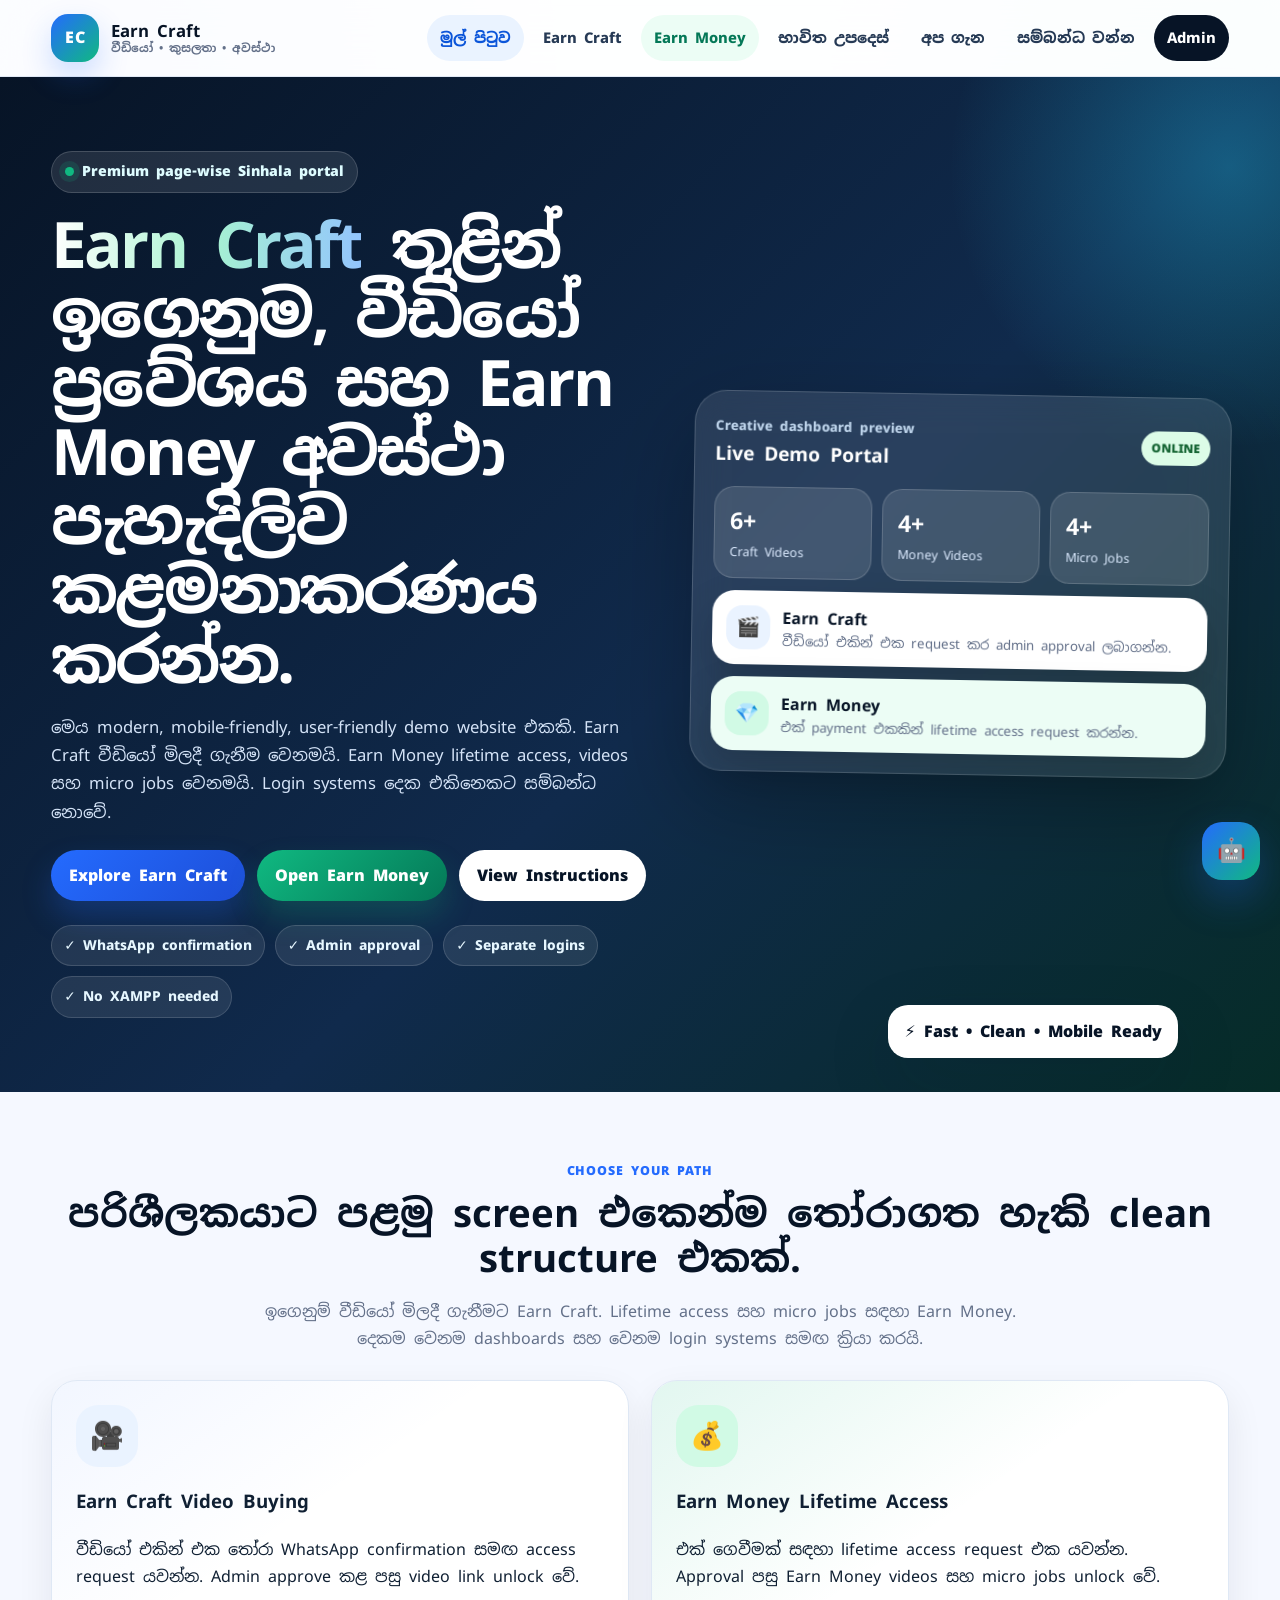
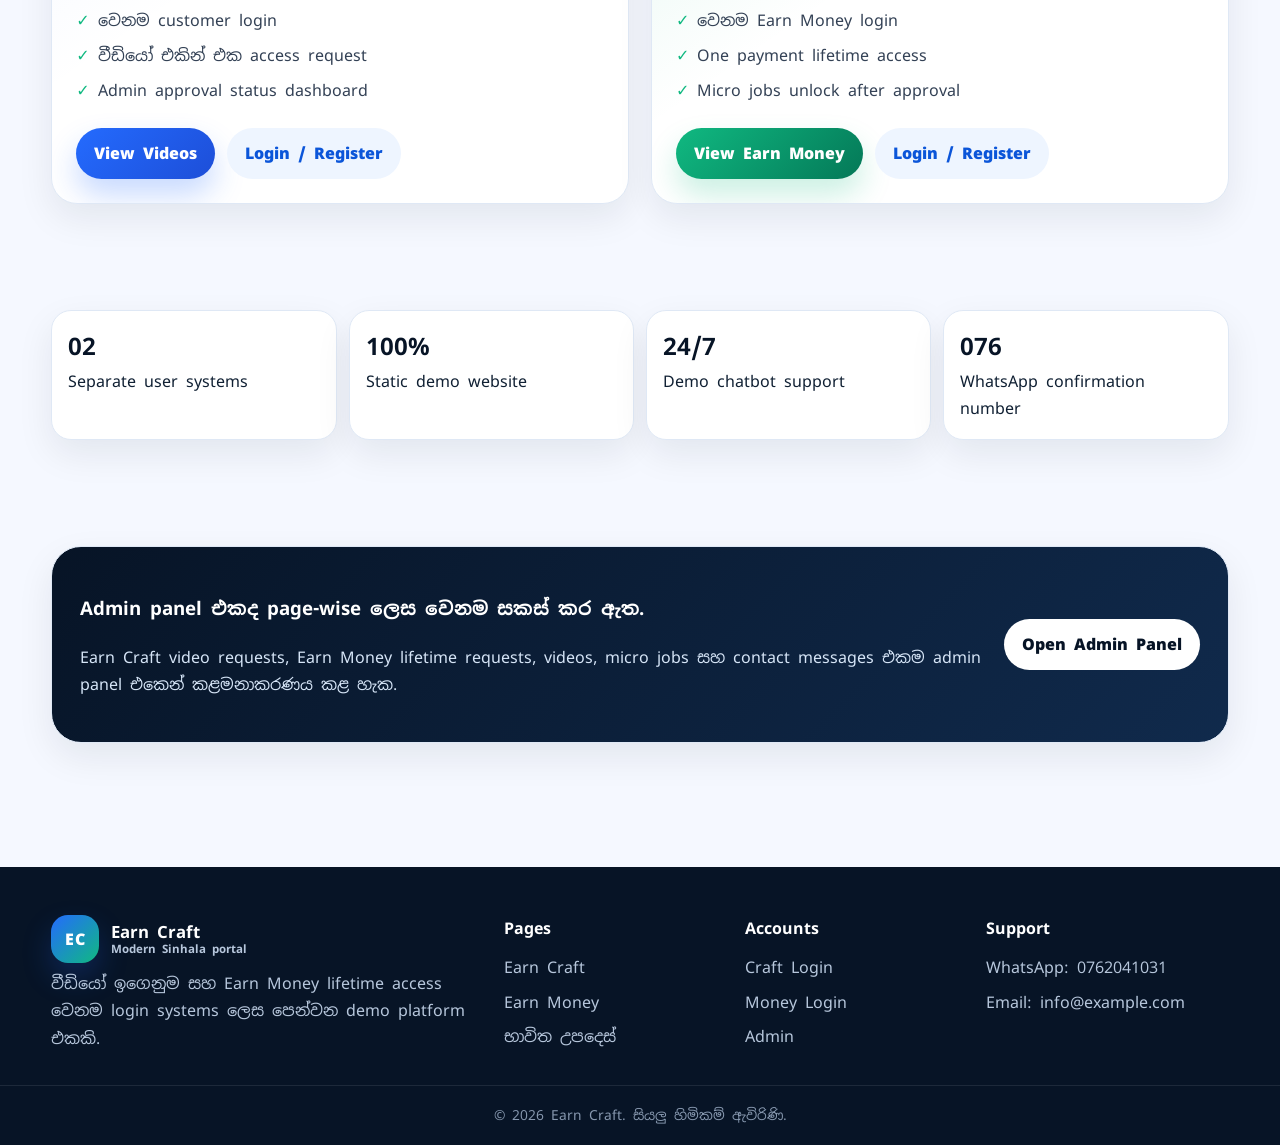
<file: index.html>
<!DOCTYPE html><html lang="si"><head><meta charset="UTF-8"><meta name="viewport" content="width=device-width, initial-scale=1.0, viewport-fit=cover"><title>Earn Craft | Modern Digital Portal</title><meta name="description" content="Earn Craft සහ Earn Money සඳහා page-wise modern Sinhala demo website."><link rel="preconnect" href="https://fonts.googleapis.com"><link rel="preconnect" href="https://fonts.gstatic.com" crossorigin><link href="https://fonts.googleapis.com/css2?family=Noto+Sans+Sinhala:wght@400;500;600;700;800;900&display=swap" rel="stylesheet"><link rel="stylesheet" href="assets/css/style.css"></head><body>
<header class="topbar"><nav class="nav container"><a class="brand" href="index.html"><span class="brand-logo">EC</span><span class="brand-copy"><b>Earn Craft</b><small>වීඩියෝ • කුසලතා • අවස්ථා</small></span></a><button class="menu-toggle" id="menuToggle" aria-label="Menu"><span></span><span></span><span></span></button><div class="nav-menu" id="navMenu"><a class="active" href="index.html">මුල් පිටුව</a><a href="earn-craft.html">Earn Craft</a><a class="money-link" href="earn-money.html">Earn Money</a><a href="guide.html">භාවිත උපදෙස්</a><a href="about.html">අප ගැන</a><a href="contact.html">සම්බන්ධ වන්න</a><a class="admin-link" href="admin.html">Admin</a></div></nav></header>
<main>
<section class="hero"><div class="container hero-grid"><div><span class="eyebrow">Premium page-wise Sinhala portal</span><h1><span>Earn Craft</span> තුළින් ඉගෙනුම, වීඩියෝ ප්‍රවේශය සහ Earn Money අවස්ථා පැහැදිලිව කළමනාකරණය කරන්න.</h1><p>මෙය modern, mobile-friendly, user-friendly demo website එකකි. Earn Craft වීඩියෝ මිලදී ගැනීම වෙනමයි. Earn Money lifetime access, videos සහ micro jobs වෙනමයි. Login systems දෙක එකිනෙකට සම්බන්ධ නොවේ.</p><div class="hero-actions"><a class="btn btn-primary" href="earn-craft.html">Explore Earn Craft</a><a class="btn btn-money" href="earn-money.html">Open Earn Money</a><a class="btn btn-white" href="guide.html">View Instructions</a></div><div class="trust-row"><span>✓ WhatsApp confirmation</span><span>✓ Admin approval</span><span>✓ Separate logins</span><span>✓ No XAMPP needed</span></div></div><aside class="hero-board"><div class="board-head"><div><small>Creative dashboard preview</small><b>Live Demo Portal</b></div><span class="live">ONLINE</span></div><div class="metric-grid"><div class="metric"><b id="statCraftVideos">0+</b><span>Craft Videos</span></div><div class="metric"><b id="statMoneyVideos">0+</b><span>Money Videos</span></div><div class="metric"><b id="statJobs">0+</b><span>Micro Jobs</span></div></div><div class="module-tile"><span class="icon">🎬</span><div><strong>Earn Craft</strong><small>වීඩියෝ එකින් එක request කර admin approval ලබාගන්න.</small></div></div><div class="module-tile money"><span class="icon">💎</span><div><strong>Earn Money</strong><small>එක් payment එකකින් lifetime access request කරන්න.</small></div></div></aside></div><div class="floating-note">⚡ Fast • Clean • Mobile Ready</div></section>
<section class="section"><div class="container"><div class="section-head center"><span>Choose your path</span><h2>පරිශීලකයාට පළමු screen එකෙන්ම තෝරාගත හැකි clean structure එකක්.</h2><p>ඉගෙනුම් වීඩියෝ මිලදී ගැනීමට Earn Craft. Lifetime access සහ micro jobs සඳහා Earn Money. දෙකම වෙනම dashboards සහ වෙනම login systems සමඟ ක්‍රියා කරයි.</p></div><div class="grid-2"><article class="card path-card"><div class="path-icon">🎥</div><h3>Earn Craft Video Buying</h3><p>වීඩියෝ එකින් එක තෝරා WhatsApp confirmation සමඟ access request යවන්න. Admin approve කළ පසු video link unlock වේ.</p><ul class="check-list"><li>වෙනම customer login</li><li>වීඩියෝ එකින් එක access request</li><li>Admin approval status dashboard</li></ul><div class="card-actions"><a class="btn btn-primary" href="earn-craft.html">View Videos</a><a class="btn btn-soft" href="craft-login.html">Login / Register</a></div></article><article class="card path-card money"><div class="path-icon">💰</div><h3>Earn Money Lifetime Access</h3><p>එක් ගෙවීමක් සඳහා lifetime access request එක යවන්න. Approval පසු Earn Money videos සහ micro jobs unlock වේ.</p><ul class="check-list"><li>වෙනම Earn Money login</li><li>One payment lifetime access</li><li>Micro jobs unlock after approval</li></ul><div class="card-actions"><a class="btn btn-money" href="earn-money.html">View Earn Money</a><a class="btn btn-soft" href="money-login.html">Login / Register</a></div></article></div></div></section>
<section class="section small"><div class="container"><div class="info-strip"><div class="info-pill"><b>02</b><span>Separate user systems</span></div><div class="info-pill"><b>100%</b><span>Static demo website</span></div><div class="info-pill"><b>24/7</b><span>Demo chatbot support</span></div><div class="info-pill"><b>076</b><span>WhatsApp confirmation number</span></div></div></div></section>
<section class="section"><div class="container mini-banner dark"><div><h3>Admin panel එකද page-wise ලෙස වෙනම සකස් කර ඇත.</h3><p>Earn Craft video requests, Earn Money lifetime requests, videos, micro jobs සහ contact messages එකම admin panel එකෙන් කළමනාකරණය කළ හැක.</p></div><a class="btn btn-white" href="admin.html">Open Admin Panel</a></div></section>
</main>
<button class="chat-button" id="chatOpen" aria-label="Open Chat">🤖</button><section class="chat-panel" id="chatPanel"><div class="chat-header"><div><b>සිංහල AI සහායක</b><small>Demo chatbot</small></div><button id="chatClose" aria-label="Close Chat">×</button></div><div class="chat-body" id="chatBody"><div class="bot-bubble">ආයුබෝවන්! Earn Craft, Earn Money, login, admin approval ගැන අසන්න.</div></div><form class="chat-form" id="chatForm"><input id="chatInput" placeholder="ඔබේ ප්‍රශ්නය ලියන්න..."><button>Send</button></form></section>
<footer class="footer"><div class="container footer-grid"><div><div class="brand"><span class="brand-logo">EC</span><span class="brand-copy"><b>Earn Craft</b><small>Modern Sinhala portal</small></span></div><p>වීඩියෝ ඉගෙනුම සහ Earn Money lifetime access වෙනම login systems ලෙස පෙන්වන demo platform එකකි.</p></div><div><h4>Pages</h4><a href="earn-craft.html">Earn Craft</a><a href="earn-money.html">Earn Money</a><a href="guide.html">භාවිත උපදෙස්</a></div><div><h4>Accounts</h4><a href="craft-login.html">Craft Login</a><a href="money-login.html">Money Login</a><a href="admin.html">Admin</a></div><div><h4>Support</h4><p>WhatsApp: 0762041031</p><p>Email: info@example.com</p></div></div><div class="copyright">© 2026 Earn Craft. සියලු හිමිකම් ඇවිරිණි.</div></footer><script src="assets/js/app.js"></script></body></html>
</file>
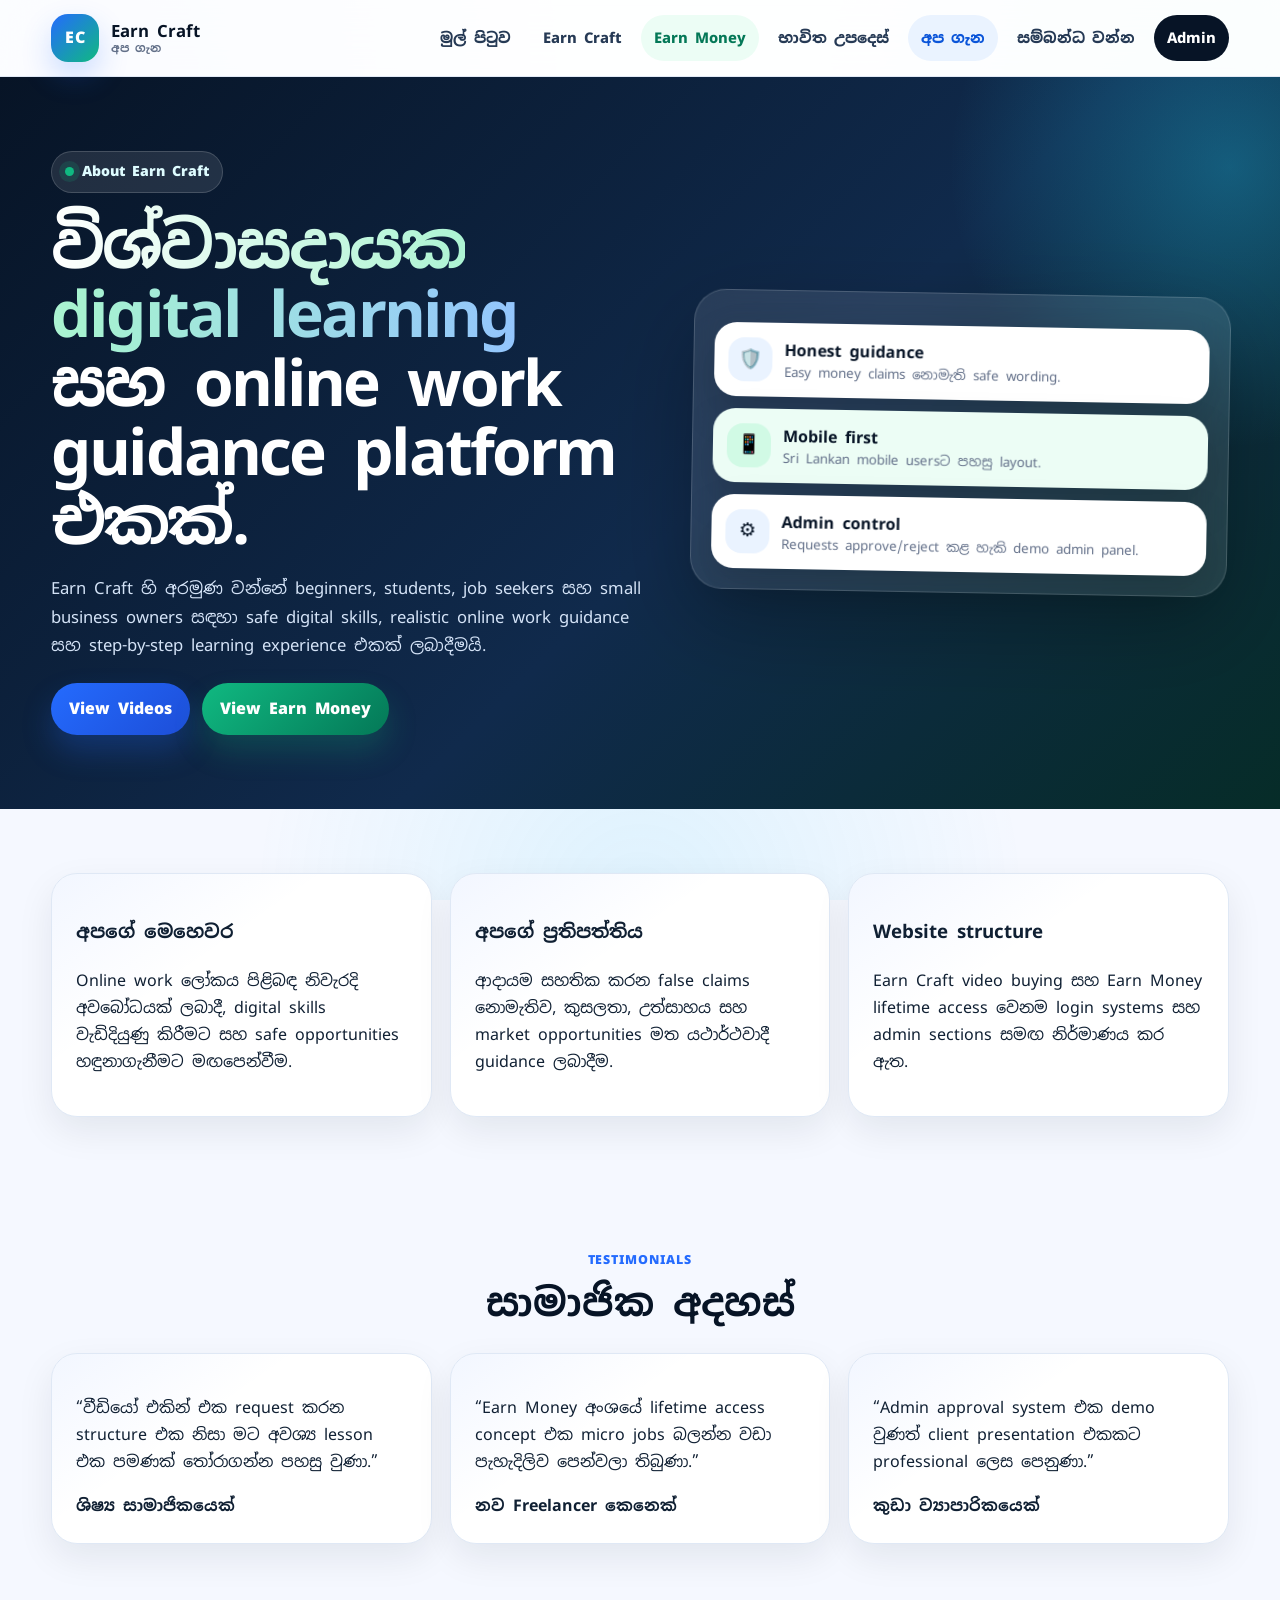
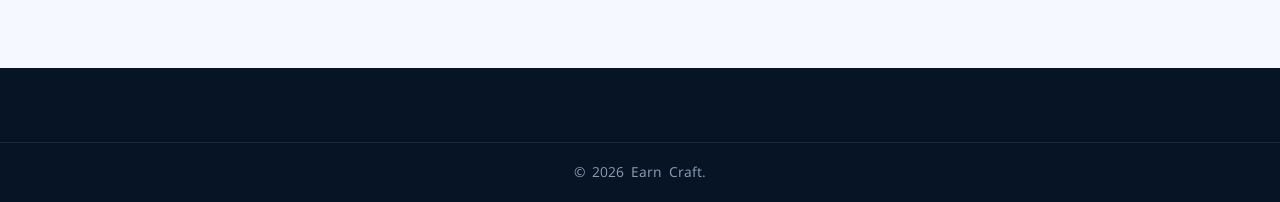
<file: about.html>
<!DOCTYPE html><html lang="si"><head><meta charset="UTF-8"><meta name="viewport" content="width=device-width, initial-scale=1.0, viewport-fit=cover"><title>අප ගැන | Earn Craft</title><link rel="preconnect" href="https://fonts.googleapis.com"><link rel="preconnect" href="https://fonts.gstatic.com" crossorigin><link href="https://fonts.googleapis.com/css2?family=Noto+Sans+Sinhala:wght@400;500;600;700;800;900&display=swap" rel="stylesheet"><link rel="stylesheet" href="assets/css/style.css"></head><body><header class="topbar"><nav class="nav container"><a class="brand" href="index.html"><span class="brand-logo">EC</span><span class="brand-copy"><b>Earn Craft</b><small>අප ගැන</small></span></a><button class="menu-toggle" id="menuToggle" aria-label="Menu"><span></span><span></span><span></span></button><div class="nav-menu" id="navMenu"><a href="index.html">මුල් පිටුව</a><a href="earn-craft.html">Earn Craft</a><a class="money-link" href="earn-money.html">Earn Money</a><a href="guide.html">භාවිත උපදෙස්</a><a class="active" href="about.html">අප ගැන</a><a href="contact.html">සම්බන්ධ වන්න</a><a class="admin-link" href="admin.html">Admin</a></div></nav></header><main><section class="hero"><div class="container hero-grid"><div><span class="eyebrow">About Earn Craft</span><h1><span>විශ්වාසදායක digital learning</span> සහ online work guidance platform එකක්.</h1><p>Earn Craft හි අරමුණ වන්නේ beginners, students, job seekers සහ small business owners සඳහා safe digital skills, realistic online work guidance සහ step-by-step learning experience එකක් ලබාදීමයි.</p><div class="hero-actions"><a class="btn btn-primary" href="earn-craft.html">View Videos</a><a class="btn btn-money" href="earn-money.html">View Earn Money</a></div></div><aside class="hero-board"><div class="module-tile"><span class="icon">🛡️</span><div><strong>Honest guidance</strong><small>Easy money claims නොමැති safe wording.</small></div></div><div class="module-tile money"><span class="icon">📱</span><div><strong>Mobile first</strong><small>Sri Lankan mobile usersට පහසු layout.</small></div></div><div class="module-tile"><span class="icon">⚙️</span><div><strong>Admin control</strong><small>Requests approve/reject කළ හැකි demo admin panel.</small></div></div></aside></div></section><section class="section"><div class="container grid-3"><article class="card"><h3>අපගේ මෙහෙවර</h3><p>Online work ලෝකය පිළිබඳ නිවැරදි අවබෝධයක් ලබාදී, digital skills වැඩිදියුණු කිරීමට සහ safe opportunities හඳුනාගැනීමට මඟපෙන්වීම.</p></article><article class="card"><h3>අපගේ ප්‍රතිපත්තිය</h3><p>ආදායම සහතික කරන false claims නොමැතිව, කුසලතා, උත්සාහය සහ market opportunities මත යථාර්ථවාදී guidance ලබාදීම.</p></article><article class="card"><h3>Website structure</h3><p>Earn Craft video buying සහ Earn Money lifetime access වෙනම login systems සහ admin sections සමඟ නිර්මාණය කර ඇත.</p></article></div></section><section class="section"><div class="container"><div class="section-head center"><span>Testimonials</span><h2>සාමාජික අදහස්</h2></div><div class="grid-3"><article class="card"><p>“වීඩියෝ එකින් එක request කරන structure එක නිසා මට අවශ්‍ය lesson එක පමණක් තෝරාගන්න පහසු වුණා.”</p><b>ශිෂ්‍ය සාමාජිකයෙක්</b></article><article class="card"><p>“Earn Money අංශයේ lifetime access concept එක micro jobs බලන්න වඩා පැහැදිලිව පෙන්වලා තිබුණා.”</p><b>නව Freelancer කෙනෙක්</b></article><article class="card"><p>“Admin approval system එක demo වුණත් client presentation එකකට professional ලෙස පෙනුණා.”</p><b>කුඩා ව්‍යාපාරිකයෙක්</b></article></div></div></section></main><footer class="footer"><div class="copyright">© 2026 Earn Craft.</div></footer><script src="assets/js/app.js"></script></body></html>
</file>
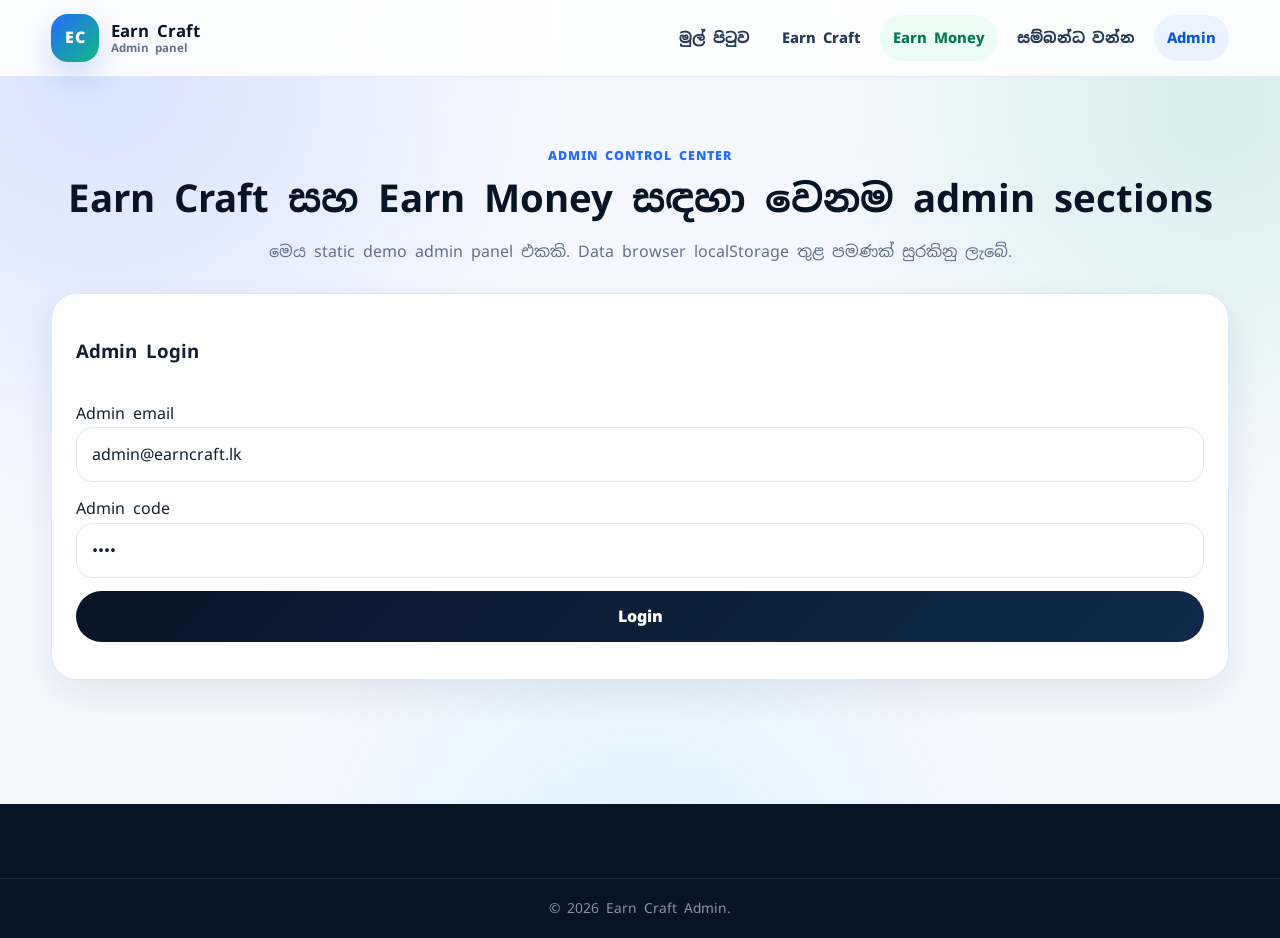
<file: admin.html>
<!DOCTYPE html><html lang="si"><head><meta charset="UTF-8"><meta name="viewport" content="width=device-width, initial-scale=1.0, viewport-fit=cover"><title>Admin Panel | Earn Craft</title><link rel="preconnect" href="https://fonts.googleapis.com"><link rel="preconnect" href="https://fonts.gstatic.com" crossorigin><link href="https://fonts.googleapis.com/css2?family=Noto+Sans+Sinhala:wght@400;500;600;700;800;900&display=swap" rel="stylesheet"><link rel="stylesheet" href="assets/css/style.css"></head><body><header class="topbar"><nav class="nav container"><a class="brand" href="index.html"><span class="brand-logo">EC</span><span class="brand-copy"><b>Earn Craft</b><small>Admin panel</small></span></a><button class="menu-toggle" id="menuToggle" aria-label="Menu"><span></span><span></span><span></span></button><div class="nav-menu" id="navMenu"><a href="index.html">මුල් පිටුව</a><a href="earn-craft.html">Earn Craft</a><a class="money-link" href="earn-money.html">Earn Money</a><a href="contact.html">සම්බන්ධ වන්න</a><a class="admin-link active" href="admin.html">Admin</a></div></nav></header><main class="section"><div class="container"><div class="section-head center"><span>Admin control center</span><h2>Earn Craft සහ Earn Money සඳහා වෙනම admin sections</h2><p>මෙය static demo admin panel එකකි. Data browser localStorage තුළ පමණක් සුරකිනු ලැබේ.</p></div><div id="adminLoginCard"><form class="form-card form-grid" id="adminLoginForm"><h3>Admin Login</h3><label>Admin email<input id="adminEmail" type="email" value="admin@earncraft.lk" required></label><label>Admin code<input id="adminCode" type="password" value="1234" required></label><button class="btn btn-dark full">Login</button><div id="adminLoginMsg"></div></form></div><section class="dashboard" id="adminPanel"><div class="mini-banner dark"><div><h3>Admin panel active</h3><p>Earn Craft video buying සහ Earn Money lifetime access වෙනම sections වලින් කළමනාකරණය කරන්න.</p></div><div class="actions"><button class="btn btn-white" id="resetDemo">Reset Demo</button><button class="btn btn-danger" id="adminLogout">Logout</button></div></div><div class="stat-grid" id="adminStats"></div><div class="admin-layout section small"><aside class="admin-side"><button class="tab-btn active" data-admin-tab="dashSec">Dashboard</button><button class="tab-btn" data-admin-tab="craftSec">Earn Craft Section</button><button class="tab-btn" data-admin-tab="moneySec">Earn Money Section</button><button class="tab-btn" data-admin-tab="requestSec">Approval Requests</button><button class="tab-btn" data-admin-tab="messageSec">Messages</button></aside><div><section class="admin-section active" id="dashSec"><div class="card"><h2>Dashboard summary</h2><p>Statistics cards live update වේ. Admin approval system localStorage demo logic මත ක්‍රියා කරයි.</p><div class="actions"><a class="btn btn-primary" href="earn-craft.html">View Craft Page</a><a class="btn btn-money" href="earn-money.html">View Money Page</a></div></div></section><section class="admin-section" id="craftSec"><div class="section-head"><span>Earn Craft Section</span><h2>Craft videos කළමනාකරණය</h2></div><div class="admin-tools"><form class="form-card form-grid" id="addCraftVideoForm"><h3>Add Craft Video</h3><input id="craftVideoTitle" required placeholder="Video title"><textarea id="craftVideoDesc" required placeholder="Video description"></textarea><input id="craftVideoPrice" required placeholder="LKR 2,000"><input id="craftVideoUrl" placeholder="Video URL"><button class="btn btn-primary full">Add Video</button></form><div class="list" id="adminCraftVideos"></div></div></section><section class="admin-section" id="moneySec"><div class="section-head"><span>Earn Money Section</span><h2>Money videos සහ micro jobs</h2></div><div class="admin-tools"><form class="form-card form-grid" id="addMoneyVideoForm"><h3>Add Money Video</h3><input id="moneyVideoTitle" required placeholder="Video title"><textarea id="moneyVideoDesc" required placeholder="Video description"></textarea><input id="moneyVideoUrl" placeholder="Video URL"><button class="btn btn-money full">Add Video</button></form><form class="form-card form-grid" id="addJobForm"><h3>Add Micro Job</h3><input id="jobTitle" required placeholder="Job title"><textarea id="jobDesc" required placeholder="Job description"></textarea><input id="jobPay" required placeholder="LKR 500 - 1000"><button class="btn btn-gold full">Add Job</button></form></div><div class="grid-2 section small"><div><h3>Earn Money videos</h3><div class="list" id="adminMoneyVideos"></div></div><div><h3>Micro jobs</h3><div class="list" id="adminJobs"></div></div></div></section><section class="admin-section" id="requestSec"><div class="section-head"><span>Approval center</span><h2>Requests approve/reject</h2></div><div class="grid-2"><div><h3>Earn Craft video requests</h3><div class="list" id="adminCraftRequests"></div></div><div><h3>Earn Money lifetime requests</h3><div class="list" id="adminMoneyRequests"></div></div></div></section><section class="admin-section" id="messageSec"><div class="section-head"><span>Contact messages</span><h2>පරිශීලක පණිවිඩ</h2></div><div class="list" id="adminContacts"></div></section></div></div></section></div></main><footer class="footer"><div class="copyright">© 2026 Earn Craft Admin.</div></footer><script src="assets/js/admin.js"></script></body></html>
</file>
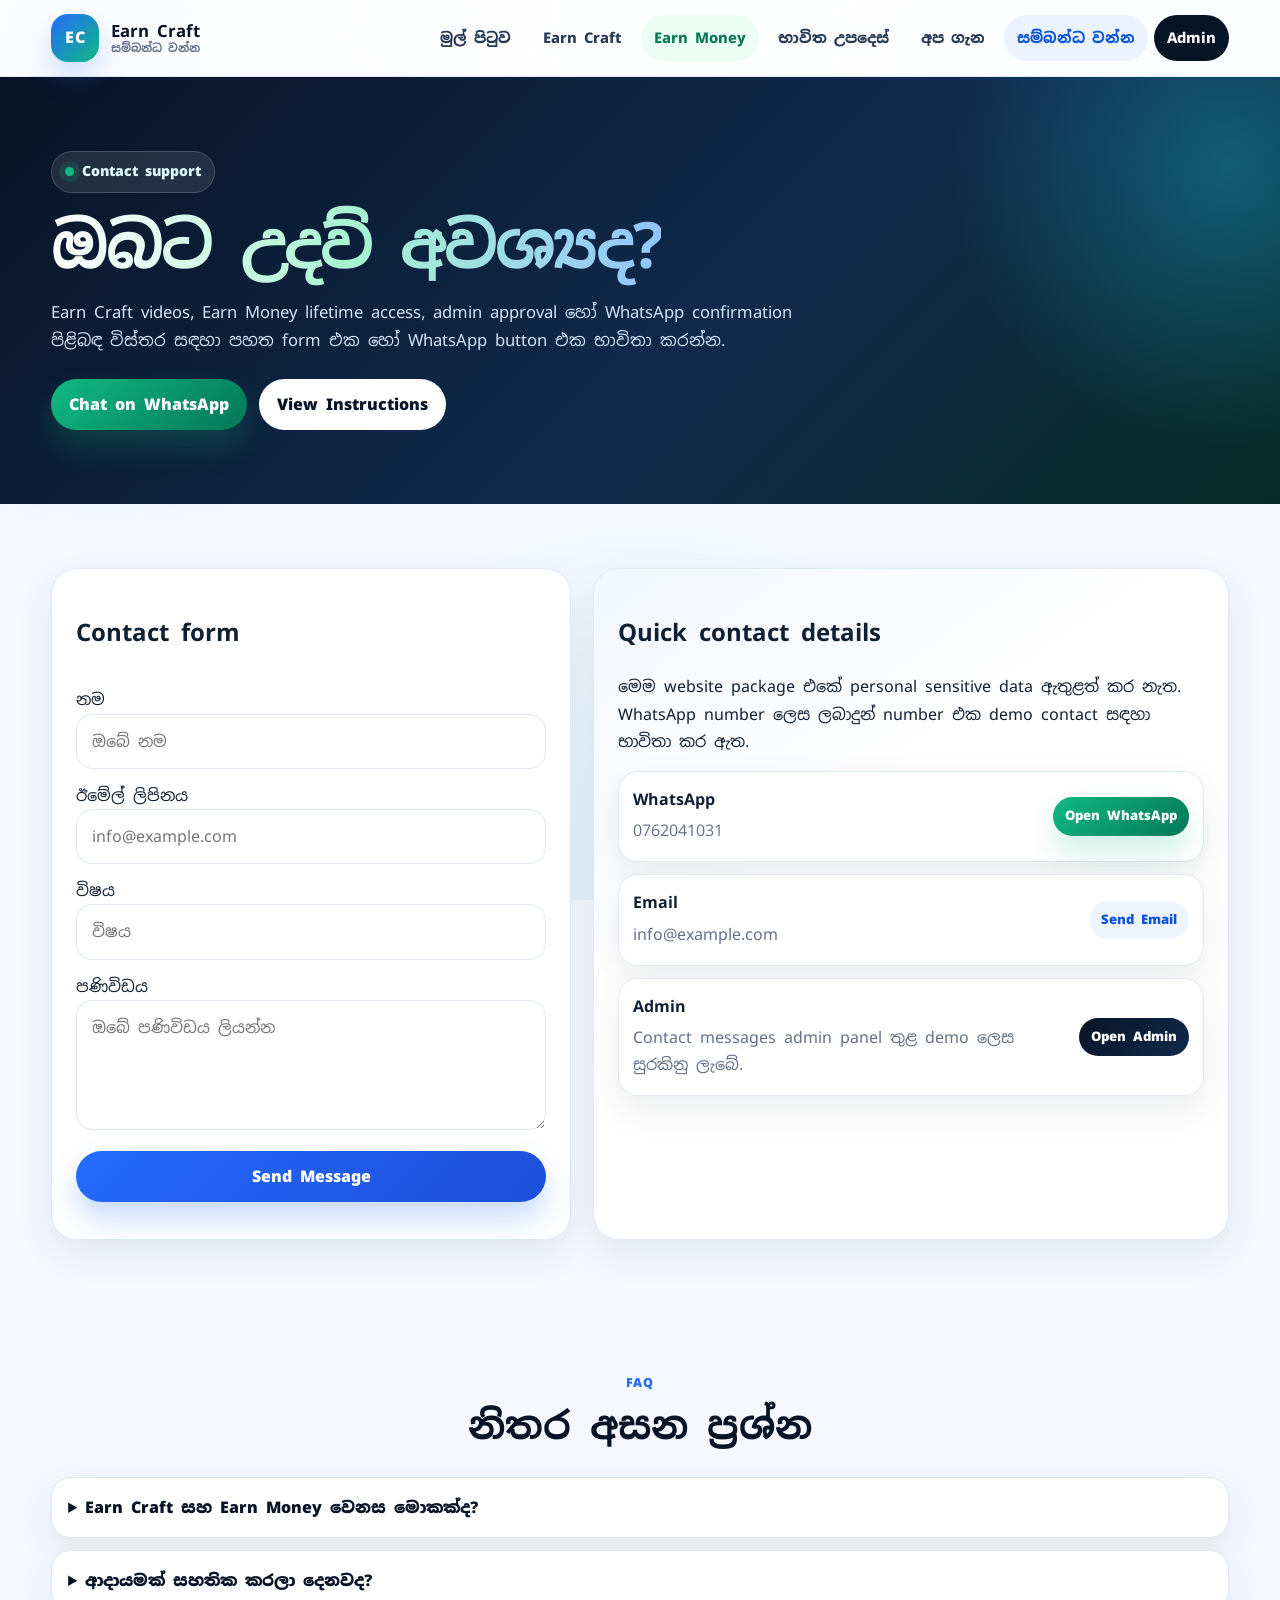
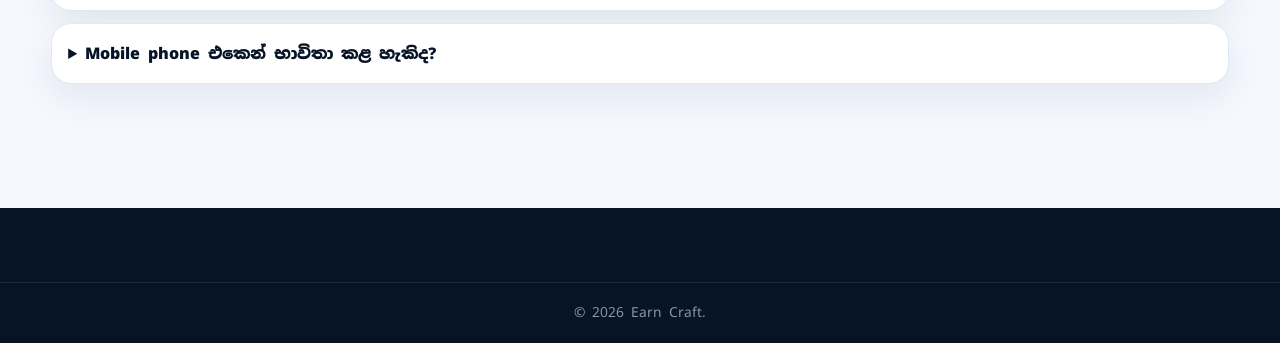
<file: contact.html>
<!DOCTYPE html><html lang="si"><head><meta charset="UTF-8"><meta name="viewport" content="width=device-width, initial-scale=1.0, viewport-fit=cover"><title>සම්බන්ධ වන්න | Earn Craft</title><link rel="preconnect" href="https://fonts.googleapis.com"><link rel="preconnect" href="https://fonts.gstatic.com" crossorigin><link href="https://fonts.googleapis.com/css2?family=Noto+Sans+Sinhala:wght@400;500;600;700;800;900&display=swap" rel="stylesheet"><link rel="stylesheet" href="assets/css/style.css"></head><body><header class="topbar"><nav class="nav container"><a class="brand" href="index.html"><span class="brand-logo">EC</span><span class="brand-copy"><b>Earn Craft</b><small>සම්බන්ධ වන්න</small></span></a><button class="menu-toggle" id="menuToggle" aria-label="Menu"><span></span><span></span><span></span></button><div class="nav-menu" id="navMenu"><a href="index.html">මුල් පිටුව</a><a href="earn-craft.html">Earn Craft</a><a class="money-link" href="earn-money.html">Earn Money</a><a href="guide.html">භාවිත උපදෙස්</a><a href="about.html">අප ගැන</a><a class="active" href="contact.html">සම්බන්ධ වන්න</a><a class="admin-link" href="admin.html">Admin</a></div></nav></header><main><section class="hero"><div class="container"><span class="eyebrow">Contact support</span><h1><span>ඔබට උදව් අවශ්‍යද?</span></h1><p>Earn Craft videos, Earn Money lifetime access, admin approval හෝ WhatsApp confirmation පිළිබඳ විස්තර සඳහා පහත form එක හෝ WhatsApp button එක භාවිතා කරන්න.</p><div class="hero-actions"><a class="btn btn-money" data-whatsapp="Earn Craft support request">Chat on WhatsApp</a><a class="btn btn-white" href="guide.html">View Instructions</a></div></div></section><section class="section"><div class="container contact-grid"><form class="form-card form-grid" id="contactForm"><h2>Contact form</h2><label>නම<input name="name" required placeholder="ඔබේ නම"></label><label>ඊමේල් ලිපිනය<input name="email" type="email" required placeholder="info@example.com"></label><label>විෂය<input name="subject" required placeholder="විෂය"></label><label>පණිවිඩය<textarea name="message" required placeholder="ඔබේ පණිවිඩය ලියන්න"></textarea></label><button class="btn btn-primary full">Send Message</button><div id="contactMsg"></div></form><div class="card"><h2>Quick contact details</h2><p>මෙම website package එකේ personal sensitive data ඇතුළත් කර නැත. WhatsApp number ලෙස ලබාදුන් number එක demo contact සඳහා භාවිතා කර ඇත.</p><div class="list"><div class="list-item"><div><h4>WhatsApp</h4><p>0762041031</p></div><a class="btn btn-money small" data-whatsapp="Earn Craft details request">Open WhatsApp</a></div><div class="list-item"><div><h4>Email</h4><p>info@example.com</p></div><a class="btn btn-soft small" href="mailto:info@example.com">Send Email</a></div><div class="list-item"><div><h4>Admin</h4><p>Contact messages admin panel තුළ demo ලෙස සුරකිනු ලැබේ.</p></div><a class="btn btn-dark small" href="admin.html">Open Admin</a></div></div></div></div></section><section class="section"><div class="container"><div class="section-head center"><span>FAQ</span><h2>නිතර අසන ප්‍රශ්න</h2></div><div class="faq"><details><summary>Earn Craft සහ Earn Money වෙනස මොකක්ද?</summary><p>Earn Craft තුළ video-by-video access request ඇත. Earn Money තුළ one payment lifetime access request සහ admin approval පසු videos/micro jobs unlock වේ.</p></details><details><summary>ආදායමක් සහතික කරලා දෙනවද?</summary><p>නැත. ආදායම skill level, effort, time සහ opportunities මත රඳා පවතී.</p></details><details><summary>Mobile phone එකෙන් භාවිතා කළ හැකිද?</summary><p>ඔව්. Website එක mobile-first ලෙස responsive design කර ඇත.</p></details></div></div></section></main><footer class="footer"><div class="copyright">© 2026 Earn Craft.</div></footer><script src="assets/js/app.js"></script></body></html>
</file>
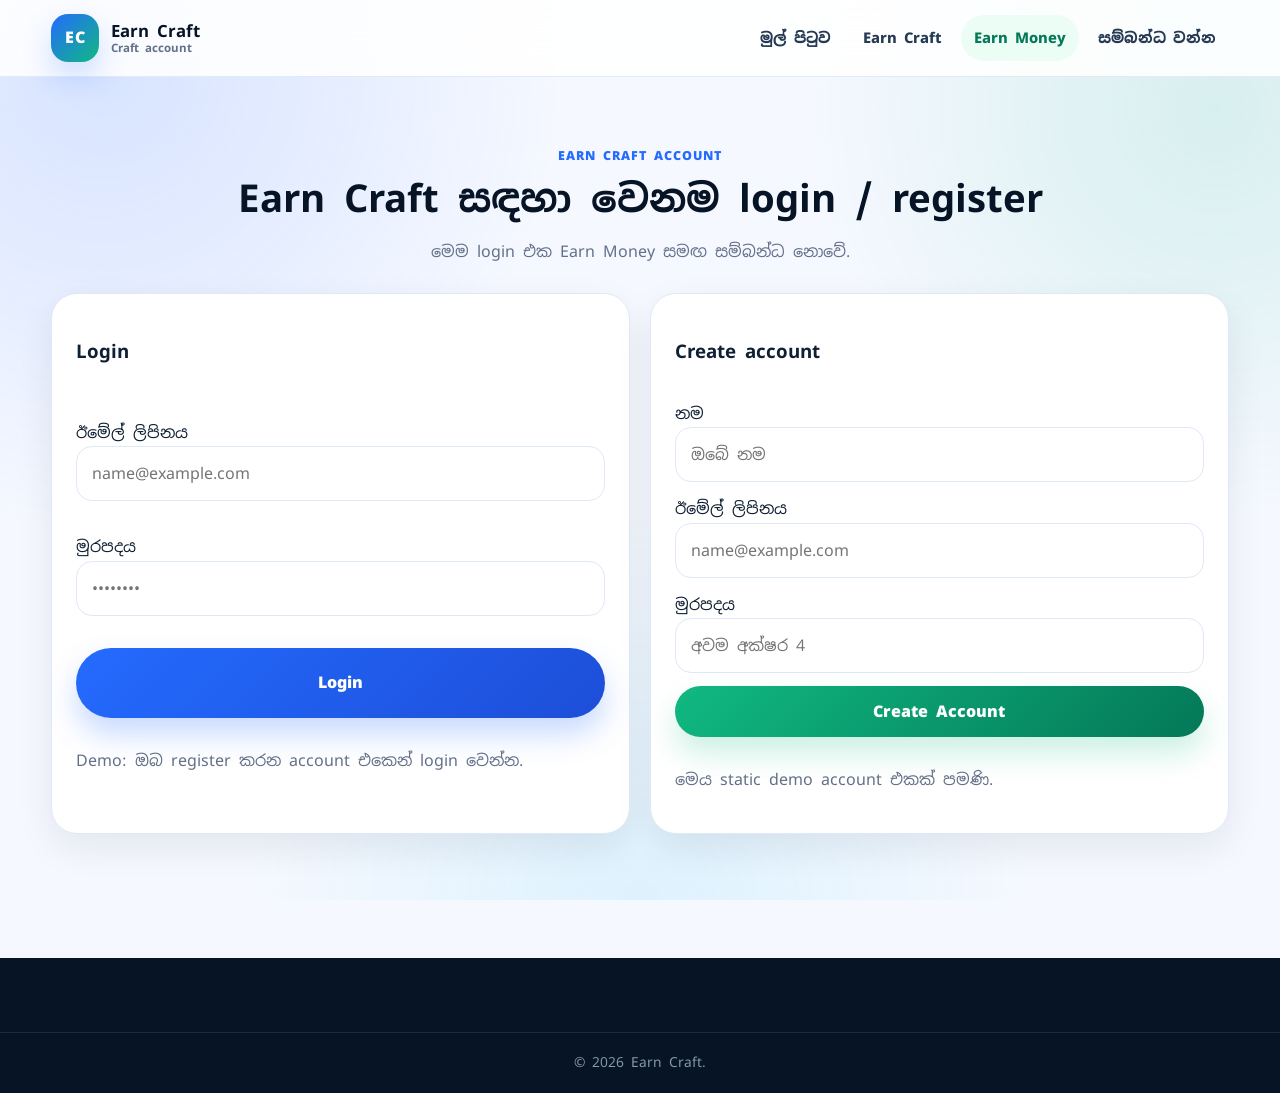
<file: craft-login.html>
<!DOCTYPE html><html lang="si"><head><meta charset="UTF-8"><meta name="viewport" content="width=device-width, initial-scale=1.0, viewport-fit=cover"><title>Earn Craft Login</title><link rel="preconnect" href="https://fonts.googleapis.com"><link rel="preconnect" href="https://fonts.gstatic.com" crossorigin><link href="https://fonts.googleapis.com/css2?family=Noto+Sans+Sinhala:wght@400;500;600;700;800;900&display=swap" rel="stylesheet"><link rel="stylesheet" href="assets/css/style.css"></head><body><header class="topbar"><nav class="nav container"><a class="brand" href="index.html"><span class="brand-logo">EC</span><span class="brand-copy"><b>Earn Craft</b><small>Craft account</small></span></a><button class="menu-toggle" id="menuToggle" aria-label="Menu"><span></span><span></span><span></span></button><div class="nav-menu" id="navMenu"><a href="index.html">මුල් පිටුව</a><a href="earn-craft.html">Earn Craft</a><a class="money-link" href="earn-money.html">Earn Money</a><a href="contact.html">සම්බන්ධ වන්න</a></div></nav></header><main class="section"><div class="container"><div class="section-head center"><span>Earn Craft account</span><h2>Earn Craft සඳහා වෙනම login / register</h2><p>මෙම login එක Earn Money සමඟ සම්බන්ධ නොවේ.</p></div><div class="auth-grid"><form class="form-card form-grid" id="craftLoginForm"><h3>Login</h3><label>ඊමේල් ලිපිනය<input id="craftLoginEmail" type="email" required placeholder="name@example.com"></label><label>මුරපදය<input id="craftLoginPassword" type="password" required placeholder="••••••••"></label><button class="btn btn-primary full">Login</button><p class="muted">Demo: ඔබ register කරන account එකෙන් login වෙන්න.</p></form><form class="form-card form-grid" id="craftRegisterForm"><h3>Create account</h3><label>නම<input id="craftName" required placeholder="ඔබේ නම"></label><label>ඊමේල් ලිපිනය<input id="craftEmail" type="email" required placeholder="name@example.com"></label><label>මුරපදය<input id="craftPassword" type="password" required minlength="4" placeholder="අවම අක්ෂර 4"></label><button class="btn btn-money full">Create Account</button><p class="muted">මෙය static demo account එකක් පමණි.</p></form></div><div id="craftAuthMessage"></div></div></main><footer class="footer"><div class="copyright">© 2026 Earn Craft.</div></footer><script src="assets/js/app.js"></script></body></html>
</file>
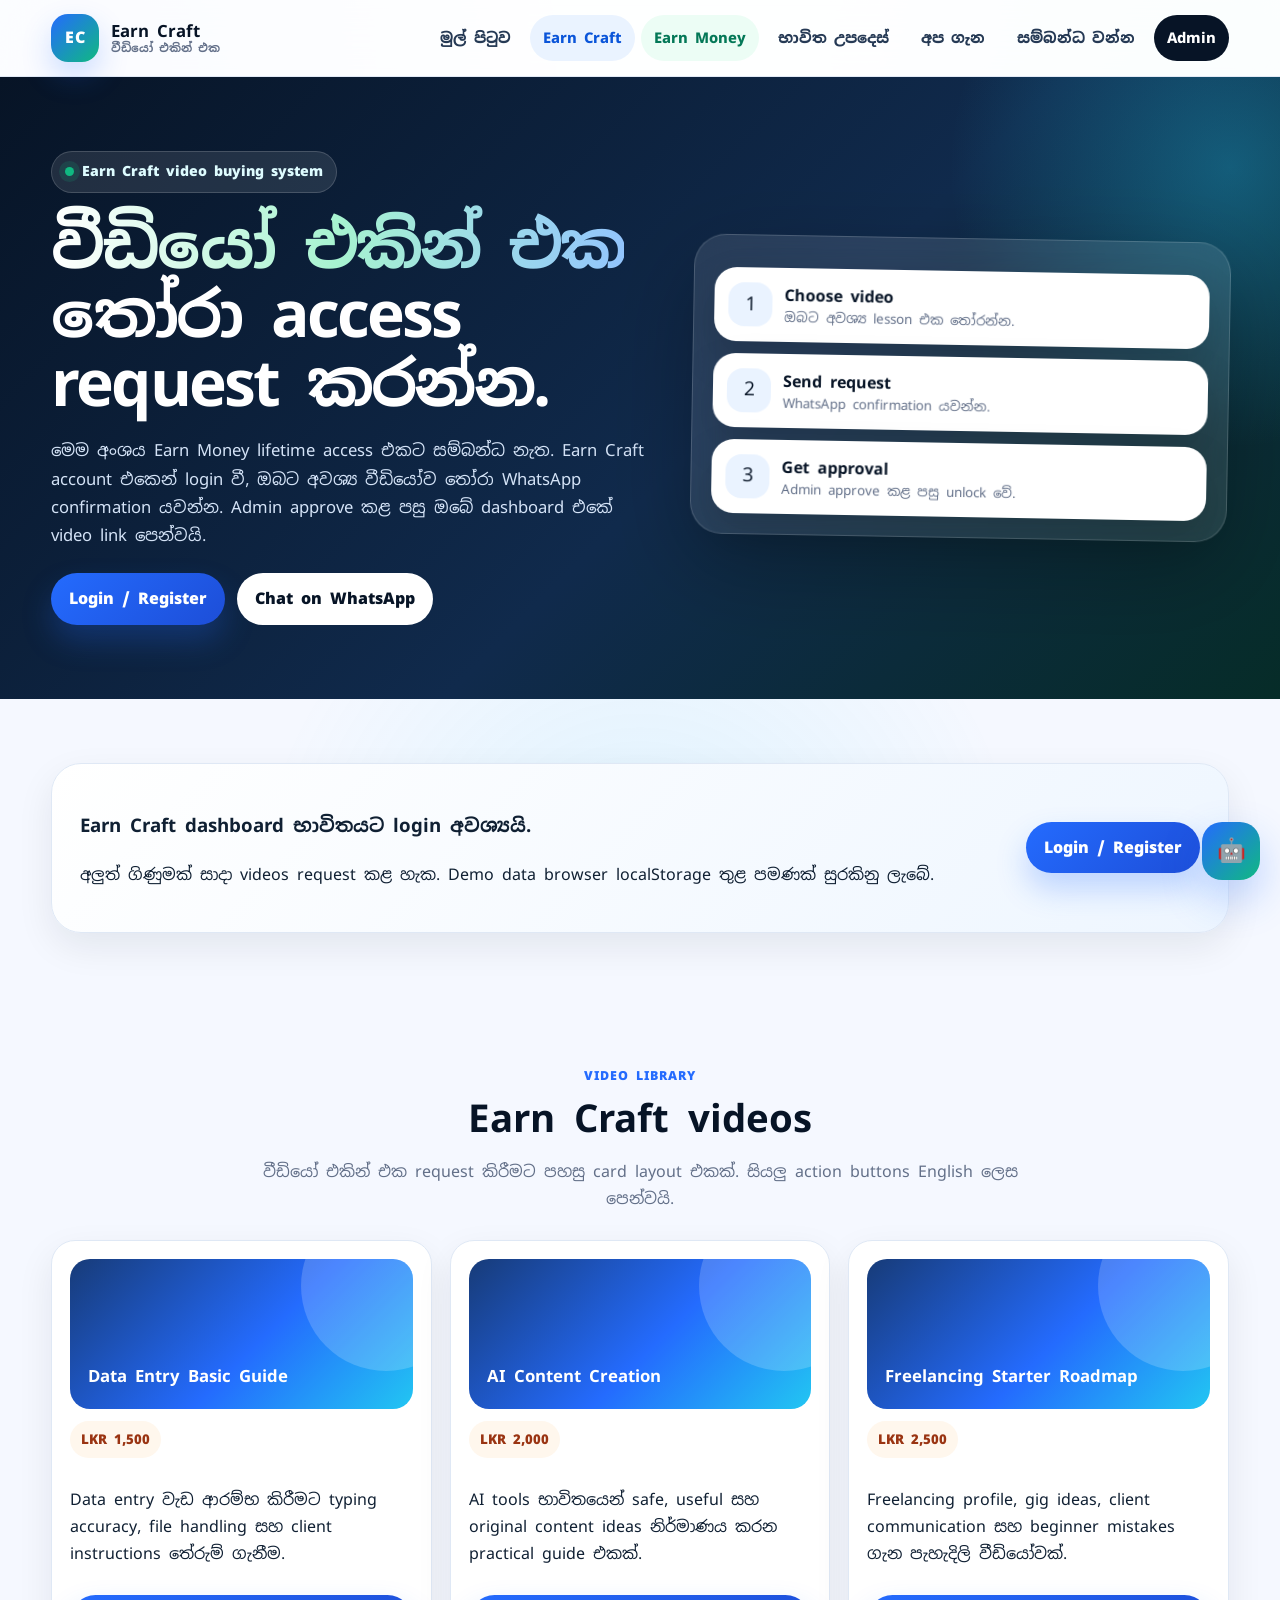
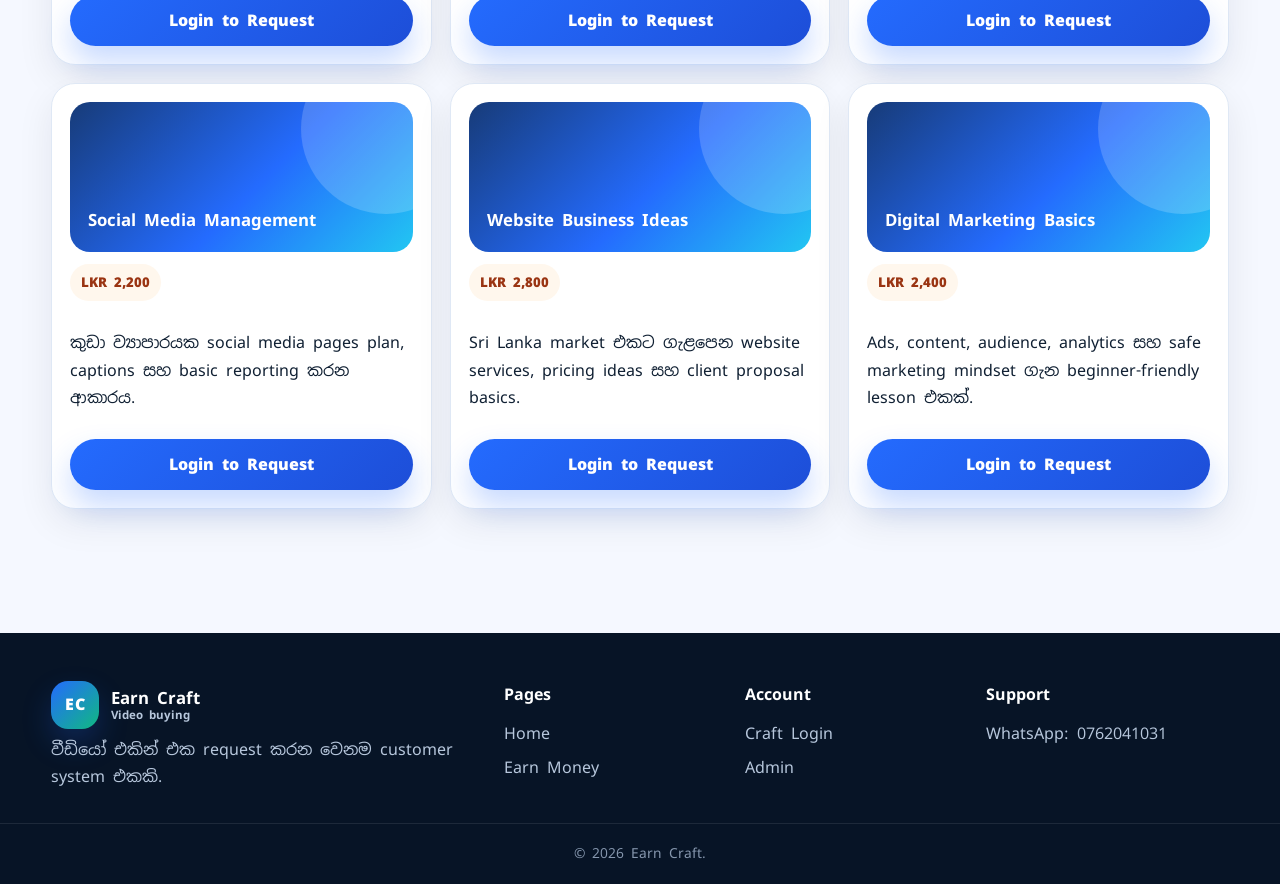
<file: earn-craft.html>
<!DOCTYPE html><html lang="si"><head><meta charset="UTF-8"><meta name="viewport" content="width=device-width, initial-scale=1.0, viewport-fit=cover"><title>Earn Craft | Video Buying</title><link rel="preconnect" href="https://fonts.googleapis.com"><link rel="preconnect" href="https://fonts.gstatic.com" crossorigin><link href="https://fonts.googleapis.com/css2?family=Noto+Sans+Sinhala:wght@400;500;600;700;800;900&display=swap" rel="stylesheet"><link rel="stylesheet" href="assets/css/style.css"></head><body>
<header class="topbar"><nav class="nav container"><a class="brand" href="index.html"><span class="brand-logo">EC</span><span class="brand-copy"><b>Earn Craft</b><small>වීඩියෝ එකින් එක</small></span></a><button class="menu-toggle" id="menuToggle" aria-label="Menu"><span></span><span></span><span></span></button><div class="nav-menu" id="navMenu"><a href="index.html">මුල් පිටුව</a><a class="active" href="earn-craft.html">Earn Craft</a><a class="money-link" href="earn-money.html">Earn Money</a><a href="guide.html">භාවිත උපදෙස්</a><a href="about.html">අප ගැන</a><a href="contact.html">සම්බන්ධ වන්න</a><a class="admin-link" href="admin.html">Admin</a></div></nav></header>
<main><section class="hero"><div class="container hero-grid"><div><span class="eyebrow">Earn Craft video buying system</span><h1><span>වීඩියෝ එකින් එක</span> තෝරා access request කරන්න.</h1><p>මෙම අංශය Earn Money lifetime access එකට සම්බන්ධ නැත. Earn Craft account එකෙන් login වී, ඔබට අවශ්‍ය වීඩියෝව තෝරා WhatsApp confirmation යවන්න. Admin approve කළ පසු ඔබේ dashboard එකේ video link පෙන්වයි.</p><div class="hero-actions"><a class="btn btn-primary" href="craft-login.html">Login / Register</a><a class="btn btn-white" data-whatsapp="Earn Craft video details request">Chat on WhatsApp</a></div></div><aside class="hero-board"><div class="module-tile"><span class="icon">1</span><div><strong>Choose video</strong><small>ඔබට අවශ්‍ය lesson එක තෝරන්න.</small></div></div><div class="module-tile"><span class="icon">2</span><div><strong>Send request</strong><small>WhatsApp confirmation යවන්න.</small></div></div><div class="module-tile"><span class="icon">3</span><div><strong>Get approval</strong><small>Admin approve කළ පසු unlock වේ.</small></div></div></aside></div></section>
<section class="section"><div class="container"><div id="craftGuest" class="mini-banner"><div><h3>Earn Craft dashboard භාවිතයට login අවශ්‍යයි.</h3><p>අලුත් ගිණුමක් සාදා videos request කළ හැක. Demo data browser localStorage තුළ පමණක් සුරකිනු ලැබේ.</p></div><a class="btn btn-primary" href="craft-login.html">Login / Register</a></div><div id="craftDash" class="dashboard"><div class="account-hero"><div><span class="eyebrow">Earn Craft dashboard</span><h2>ආයුබෝවන්, <span id="craftName">Guest</span></h2><p>ඔබ request කළ video status මෙතැනින් බලන්න. Approved වූ videos සඳහා link open කළ හැක.</p><div class="actions"><button class="btn btn-danger" id="craftLogout">Logout</button><a class="btn btn-white" href="#videos">Browse Videos</a></div></div><div class="locked-box"><h3>Access flow</h3><p>Request → WhatsApp confirmation → Admin approval → Video unlock</p></div></div><div class="section-head"><span>Your requests</span><h2>මගේ video request status</h2></div><div class="list" id="craftMyRequests"></div></div></div></section>
<section class="section" id="videos"><div class="container"><div class="section-head center"><span>Video library</span><h2>Earn Craft videos</h2><p>වීඩියෝ එකින් එක request කිරීමට පහසු card layout එකක්. සියලු action buttons English ලෙස පෙන්වයි.</p></div><div class="video-grid" id="craftVideoGrid"></div></div></section></main>
<button class="chat-button" id="chatOpen" aria-label="Open Chat">🤖</button><section class="chat-panel" id="chatPanel"><div class="chat-header"><div><b>සිංහල AI සහායක</b><small>Demo chatbot</small></div><button id="chatClose" aria-label="Close Chat">×</button></div><div class="chat-body" id="chatBody"><div class="bot-bubble">Earn Craft videos ගැන මට අසන්න.</div></div><form class="chat-form" id="chatForm"><input id="chatInput" placeholder="ඔබේ ප්‍රශ්නය ලියන්න..."><button>Send</button></form></section>
<footer class="footer"><div class="container footer-grid"><div><div class="brand"><span class="brand-logo">EC</span><span class="brand-copy"><b>Earn Craft</b><small>Video buying</small></span></div><p>වීඩියෝ එකින් එක request කරන වෙනම customer system එකකි.</p></div><div><h4>Pages</h4><a href="index.html">Home</a><a href="earn-money.html">Earn Money</a></div><div><h4>Account</h4><a href="craft-login.html">Craft Login</a><a href="admin.html">Admin</a></div><div><h4>Support</h4><p>WhatsApp: 0762041031</p></div></div><div class="copyright">© 2026 Earn Craft.</div></footer><script src="assets/js/app.js"></script></body></html>
</file>
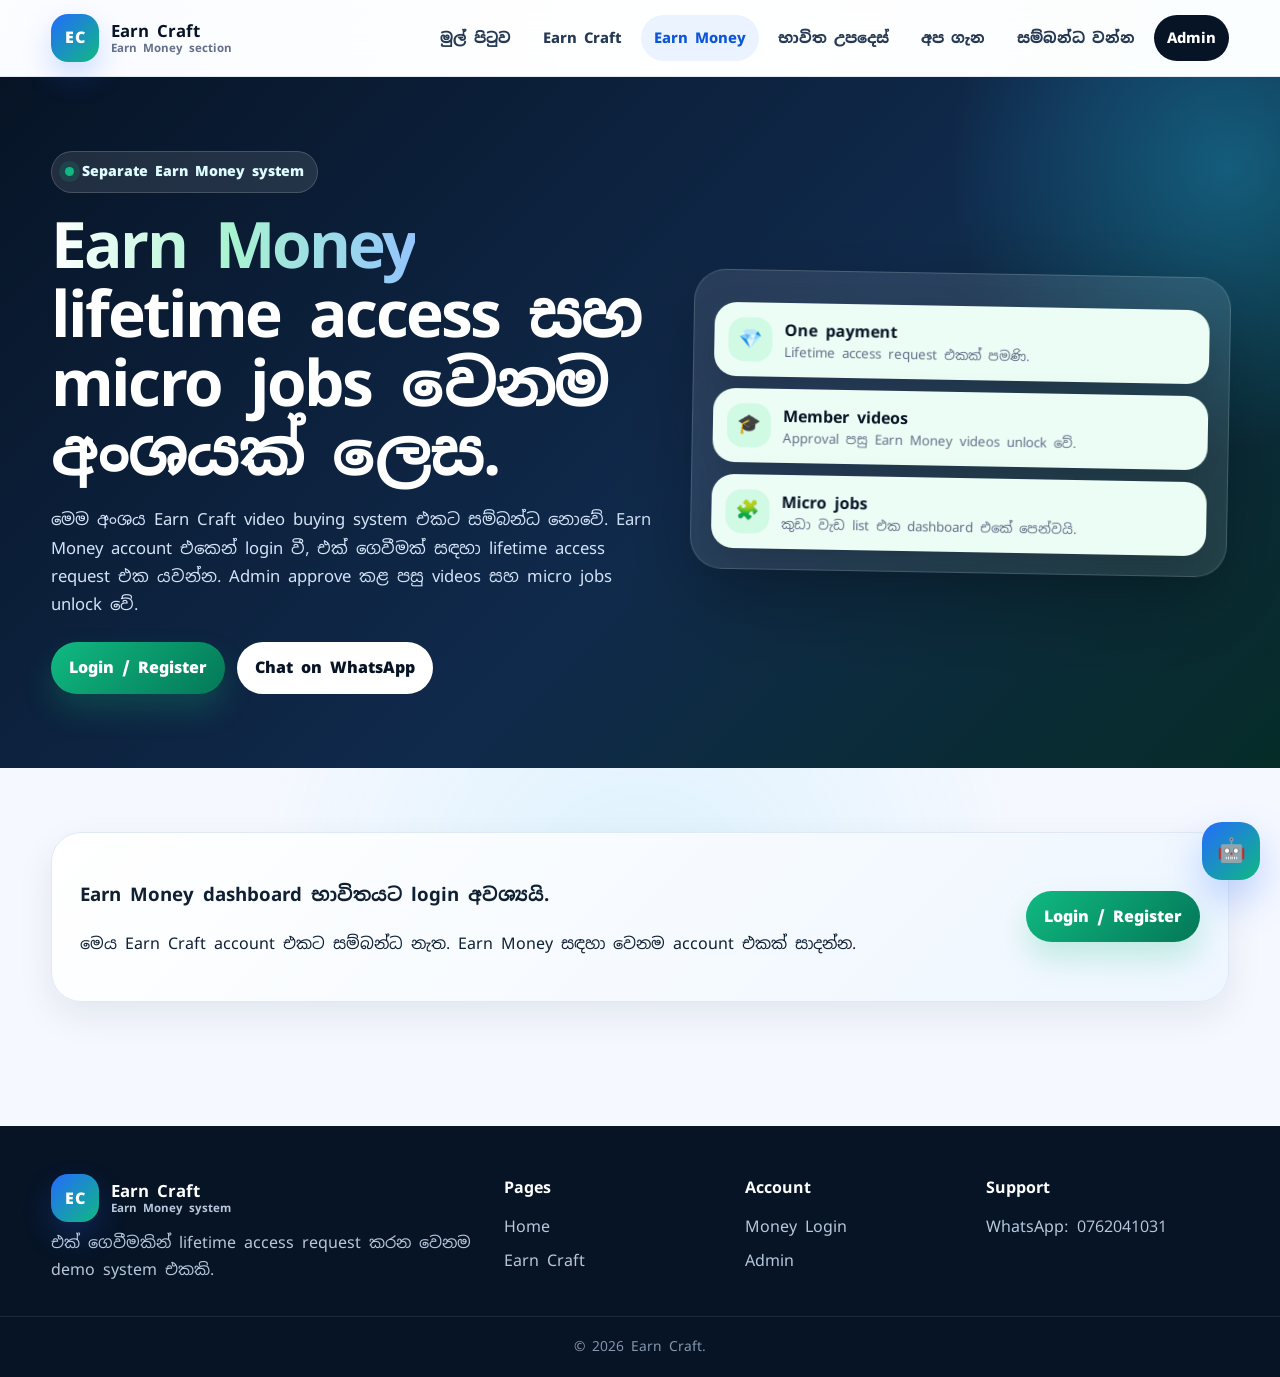
<file: earn-money.html>
<!DOCTYPE html><html lang="si"><head><meta charset="UTF-8"><meta name="viewport" content="width=device-width, initial-scale=1.0, viewport-fit=cover"><title>Earn Money | Lifetime Access</title><link rel="preconnect" href="https://fonts.googleapis.com"><link rel="preconnect" href="https://fonts.gstatic.com" crossorigin><link href="https://fonts.googleapis.com/css2?family=Noto+Sans+Sinhala:wght@400;500;600;700;800;900&display=swap" rel="stylesheet"><link rel="stylesheet" href="assets/css/style.css"></head><body>
<header class="topbar"><nav class="nav container"><a class="brand" href="index.html"><span class="brand-logo">EC</span><span class="brand-copy"><b>Earn Craft</b><small>Earn Money section</small></span></a><button class="menu-toggle" id="menuToggle" aria-label="Menu"><span></span><span></span><span></span></button><div class="nav-menu" id="navMenu"><a href="index.html">මුල් පිටුව</a><a href="earn-craft.html">Earn Craft</a><a class="money-link active" href="earn-money.html">Earn Money</a><a href="guide.html">භාවිත උපදෙස්</a><a href="about.html">අප ගැන</a><a href="contact.html">සම්බන්ධ වන්න</a><a class="admin-link" href="admin.html">Admin</a></div></nav></header>
<main><section class="hero"><div class="container hero-grid"><div><span class="eyebrow">Separate Earn Money system</span><h1><span>Earn Money</span> lifetime access සහ micro jobs වෙනම අංශයක් ලෙස.</h1><p>මෙම අංශය Earn Craft video buying system එකට සම්බන්ධ නොවේ. Earn Money account එකෙන් login වී, එක් ගෙවීමක් සඳහා lifetime access request එක යවන්න. Admin approve කළ පසු videos සහ micro jobs unlock වේ.</p><div class="hero-actions"><a class="btn btn-money" href="money-login.html">Login / Register</a><a class="btn btn-white" data-whatsapp="Earn Money lifetime access details request">Chat on WhatsApp</a></div></div><aside class="hero-board"><div class="module-tile money"><span class="icon">💎</span><div><strong>One payment</strong><small>Lifetime access request එකක් පමණි.</small></div></div><div class="module-tile money"><span class="icon">🎓</span><div><strong>Member videos</strong><small>Approval පසු Earn Money videos unlock වේ.</small></div></div><div class="module-tile money"><span class="icon">🧩</span><div><strong>Micro jobs</strong><small>කුඩා වැඩ list එක dashboard එකේ පෙන්වයි.</small></div></div></aside></div></section>
<section class="section"><div class="container"><div id="moneyGuest" class="mini-banner"><div><h3>Earn Money dashboard භාවිතයට login අවශ්‍යයි.</h3><p>මෙය Earn Craft account එකට සම්බන්ධ නැත. Earn Money සඳහා වෙනම account එකක් සාදන්න.</p></div><a class="btn btn-money" href="money-login.html">Login / Register</a></div><div id="moneyDash" class="dashboard"><div class="account-hero money"><div><span class="eyebrow">Earn Money dashboard</span><h2>ආයුබෝවන්, <span id="moneyName">Guest</span></h2><p>Lifetime access status බලන්න. Approved වූ විට Earn Money videos සහ micro jobs පෙන්වයි.</p><div class="actions"><button class="btn btn-danger" id="moneyLogout">Logout</button><button class="btn btn-white" id="lifetimeBtn">Request Lifetime Access</button></div></div><div id="moneyStatus" class="locked-box"></div></div><div id="moneyLocked" class="section small"><div class="locked-box"><h3>Access locked</h3><p>මෙම content බලන්න Admin approval අවශ්‍යයි. Lifetime access request එක යවා WhatsApp confirmation කරන්න.</p><button class="btn btn-money" id="lifetimeBtnDuplicate" onclick="document.getElementById('lifetimeBtn')?.click()">Request Access</button></div></div><div id="moneyUnlocked" class="dashboard"><section class="section small"><div class="section-head"><span>Unlocked videos</span><h2>Earn Money videos</h2></div><div class="video-grid" id="moneyVideoGrid"></div></section><section class="section small"><div class="section-head"><span>Micro jobs</span><h2>කුඩා වැඩ ලැයිස්තුව</h2><p>මෙම micro jobs demo items පමණි. ආදායමක් සහතික නොකරයි.</p></div><div class="job-grid" id="moneyJobsGrid"></div></section></div></div></div></section></main>
<button class="chat-button" id="chatOpen" aria-label="Open Chat">🤖</button><section class="chat-panel" id="chatPanel"><div class="chat-header"><div><b>සිංහල AI සහායක</b><small>Demo chatbot</small></div><button id="chatClose" aria-label="Close Chat">×</button></div><div class="chat-body" id="chatBody"><div class="bot-bubble">Earn Money lifetime access ගැන මට අසන්න.</div></div><form class="chat-form" id="chatForm"><input id="chatInput" placeholder="ඔබේ ප්‍රශ්නය ලියන්න..."><button>Send</button></form></section>
<footer class="footer"><div class="container footer-grid"><div><div class="brand"><span class="brand-logo">EC</span><span class="brand-copy"><b>Earn Craft</b><small>Earn Money system</small></span></div><p>එක් ගෙවීමකින් lifetime access request කරන වෙනම demo system එකකි.</p></div><div><h4>Pages</h4><a href="index.html">Home</a><a href="earn-craft.html">Earn Craft</a></div><div><h4>Account</h4><a href="money-login.html">Money Login</a><a href="admin.html">Admin</a></div><div><h4>Support</h4><p>WhatsApp: 0762041031</p></div></div><div class="copyright">© 2026 Earn Craft.</div></footer><script src="assets/js/app.js"></script></body></html>
</file>
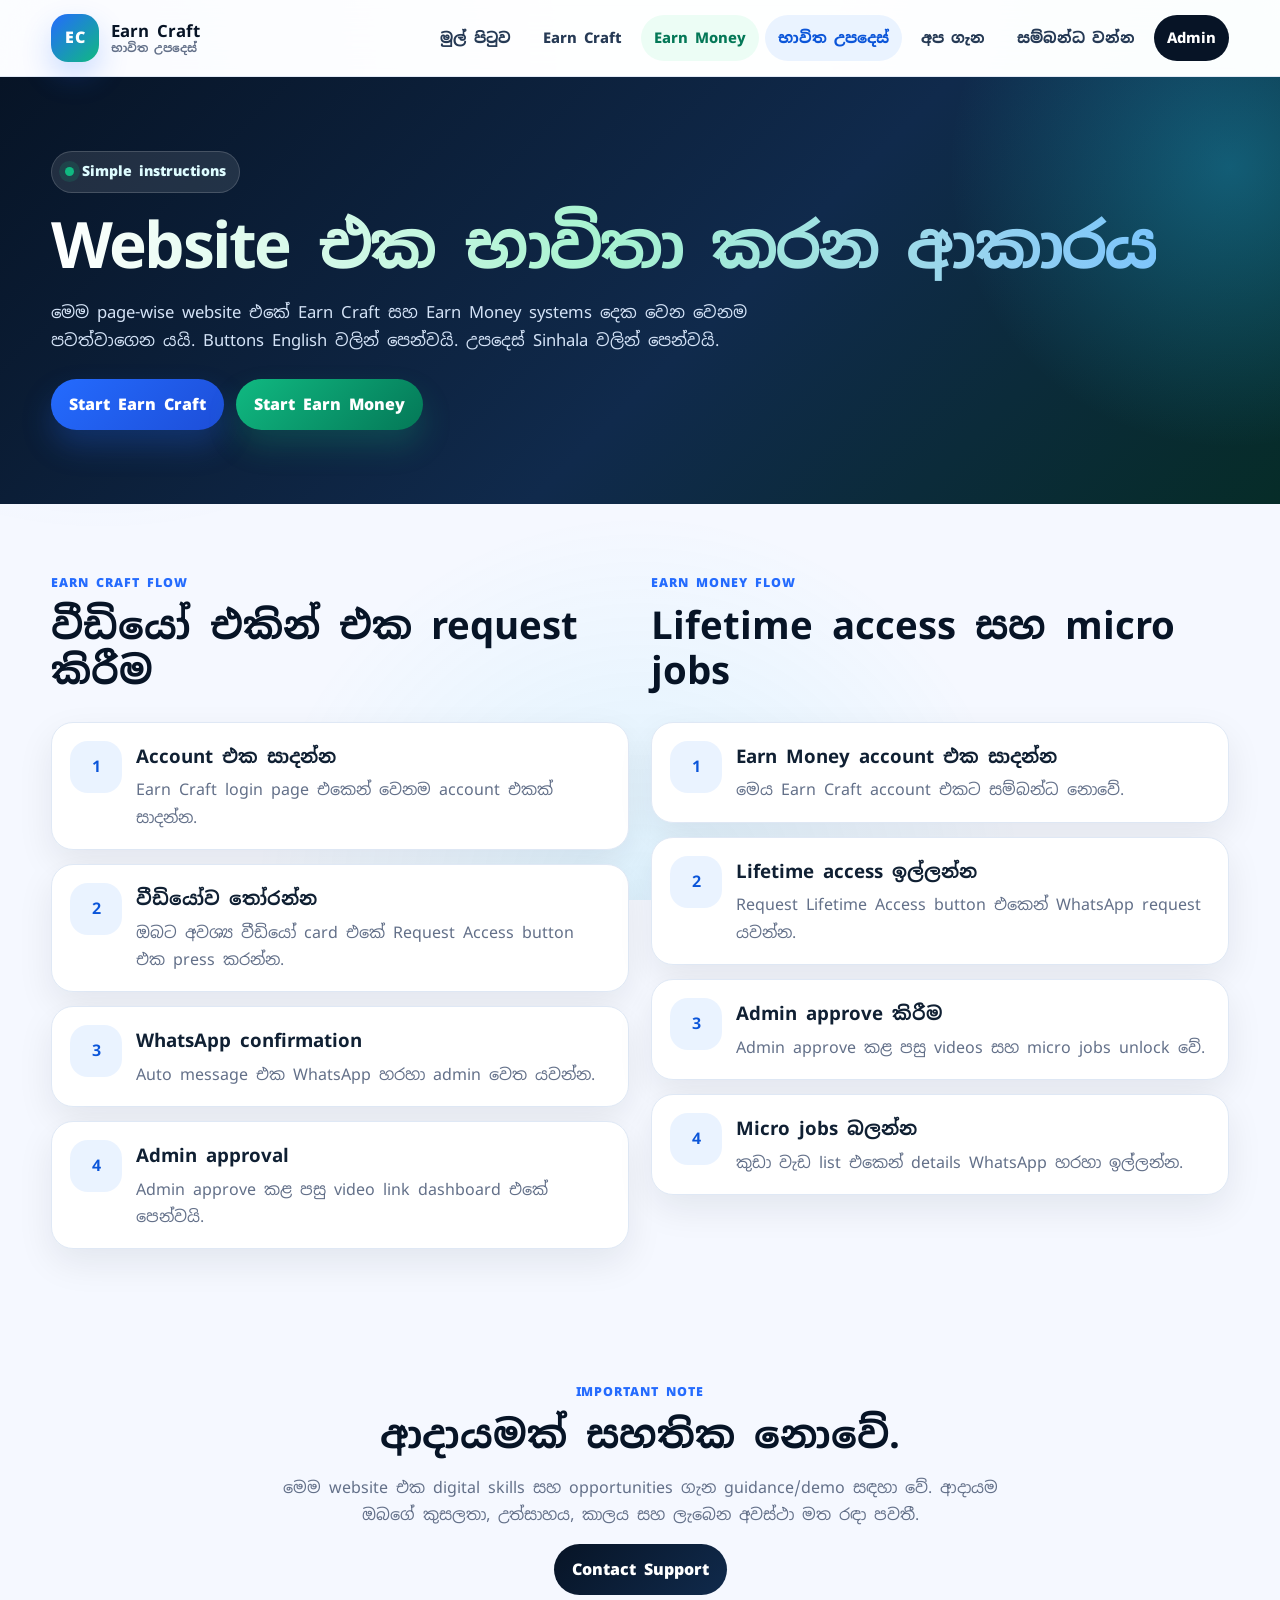
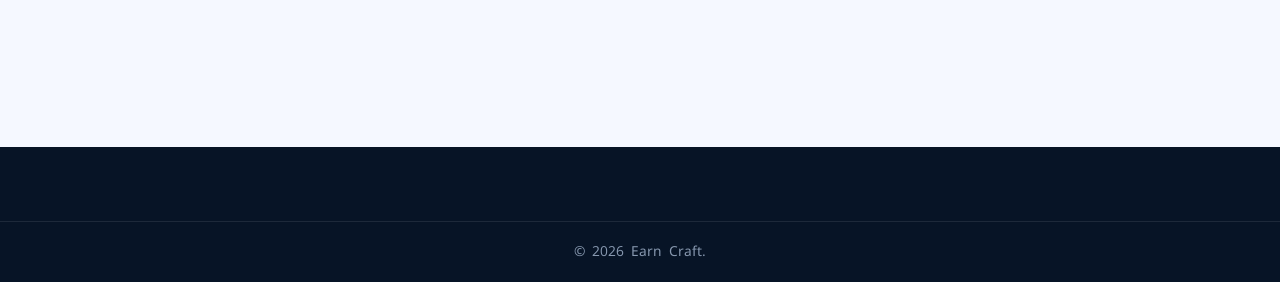
<file: guide.html>
<!DOCTYPE html><html lang="si"><head><meta charset="UTF-8"><meta name="viewport" content="width=device-width, initial-scale=1.0, viewport-fit=cover"><title>භාවිත උපදෙස් | Earn Craft</title><link rel="preconnect" href="https://fonts.googleapis.com"><link rel="preconnect" href="https://fonts.gstatic.com" crossorigin><link href="https://fonts.googleapis.com/css2?family=Noto+Sans+Sinhala:wght@400;500;600;700;800;900&display=swap" rel="stylesheet"><link rel="stylesheet" href="assets/css/style.css"></head><body><header class="topbar"><nav class="nav container"><a class="brand" href="index.html"><span class="brand-logo">EC</span><span class="brand-copy"><b>Earn Craft</b><small>භාවිත උපදෙස්</small></span></a><button class="menu-toggle" id="menuToggle" aria-label="Menu"><span></span><span></span><span></span></button><div class="nav-menu" id="navMenu"><a href="index.html">මුල් පිටුව</a><a href="earn-craft.html">Earn Craft</a><a class="money-link" href="earn-money.html">Earn Money</a><a class="active" href="guide.html">භාවිත උපදෙස්</a><a href="about.html">අප ගැන</a><a href="contact.html">සම්බන්ධ වන්න</a><a class="admin-link" href="admin.html">Admin</a></div></nav></header><main><section class="hero"><div class="container"><span class="eyebrow">Simple instructions</span><h1><span>Website එක භාවිතා කරන ආකාරය</span></h1><p>මෙම page-wise website එකේ Earn Craft සහ Earn Money systems දෙක වෙන වෙනම පවත්වාගෙන යයි. Buttons English වලින් පෙන්වයි. උපදෙස් Sinhala වලින් පෙන්වයි.</p><div class="hero-actions"><a class="btn btn-primary" href="earn-craft.html">Start Earn Craft</a><a class="btn btn-money" href="earn-money.html">Start Earn Money</a></div></div></section><section class="section"><div class="container grid-2"><div><div class="section-head"><span>Earn Craft flow</span><h2>වීඩියෝ එකින් එක request කිරීම</h2></div><div class="roadmap"><div class="road-step"><b>1</b><div><h3>Account එක සාදන්න</h3><p>Earn Craft login page එකෙන් වෙනම account එකක් සාදන්න.</p></div></div><div class="road-step"><b>2</b><div><h3>වීඩියෝව තෝරන්න</h3><p>ඔබට අවශ්‍ය වීඩියෝ card එකේ Request Access button එක press කරන්න.</p></div></div><div class="road-step"><b>3</b><div><h3>WhatsApp confirmation</h3><p>Auto message එක WhatsApp හරහා admin වෙත යවන්න.</p></div></div><div class="road-step"><b>4</b><div><h3>Admin approval</h3><p>Admin approve කළ පසු video link dashboard එකේ පෙන්වයි.</p></div></div></div></div><div><div class="section-head"><span>Earn Money flow</span><h2>Lifetime access සහ micro jobs</h2></div><div class="roadmap"><div class="road-step"><b>1</b><div><h3>Earn Money account එක සාදන්න</h3><p>මෙය Earn Craft account එකට සම්බන්ධ නොවේ.</p></div></div><div class="road-step"><b>2</b><div><h3>Lifetime access ඉල්ලන්න</h3><p>Request Lifetime Access button එකෙන් WhatsApp request යවන්න.</p></div></div><div class="road-step"><b>3</b><div><h3>Admin approve කිරීම</h3><p>Admin approve කළ පසු videos සහ micro jobs unlock වේ.</p></div></div><div class="road-step"><b>4</b><div><h3>Micro jobs බලන්න</h3><p>කුඩා වැඩ list එකෙන් details WhatsApp හරහා ඉල්ලන්න.</p></div></div></div></div></div></section><section class="section"><div class="container"><div class="section-head center"><span>Important note</span><h2>ආදායමක් සහතික නොවේ.</h2><p>මෙම website එක digital skills සහ opportunities ගැන guidance/demo සඳහා වේ. ආදායම ඔබගේ කුසලතා, උත්සාහය, කාලය සහ ලැබෙන අවස්ථා මත රඳා පවතී.</p><a class="btn btn-dark" href="contact.html">Contact Support</a></div></div></section></main><footer class="footer"><div class="copyright">© 2026 Earn Craft.</div></footer><script src="assets/js/app.js"></script></body></html>
</file>
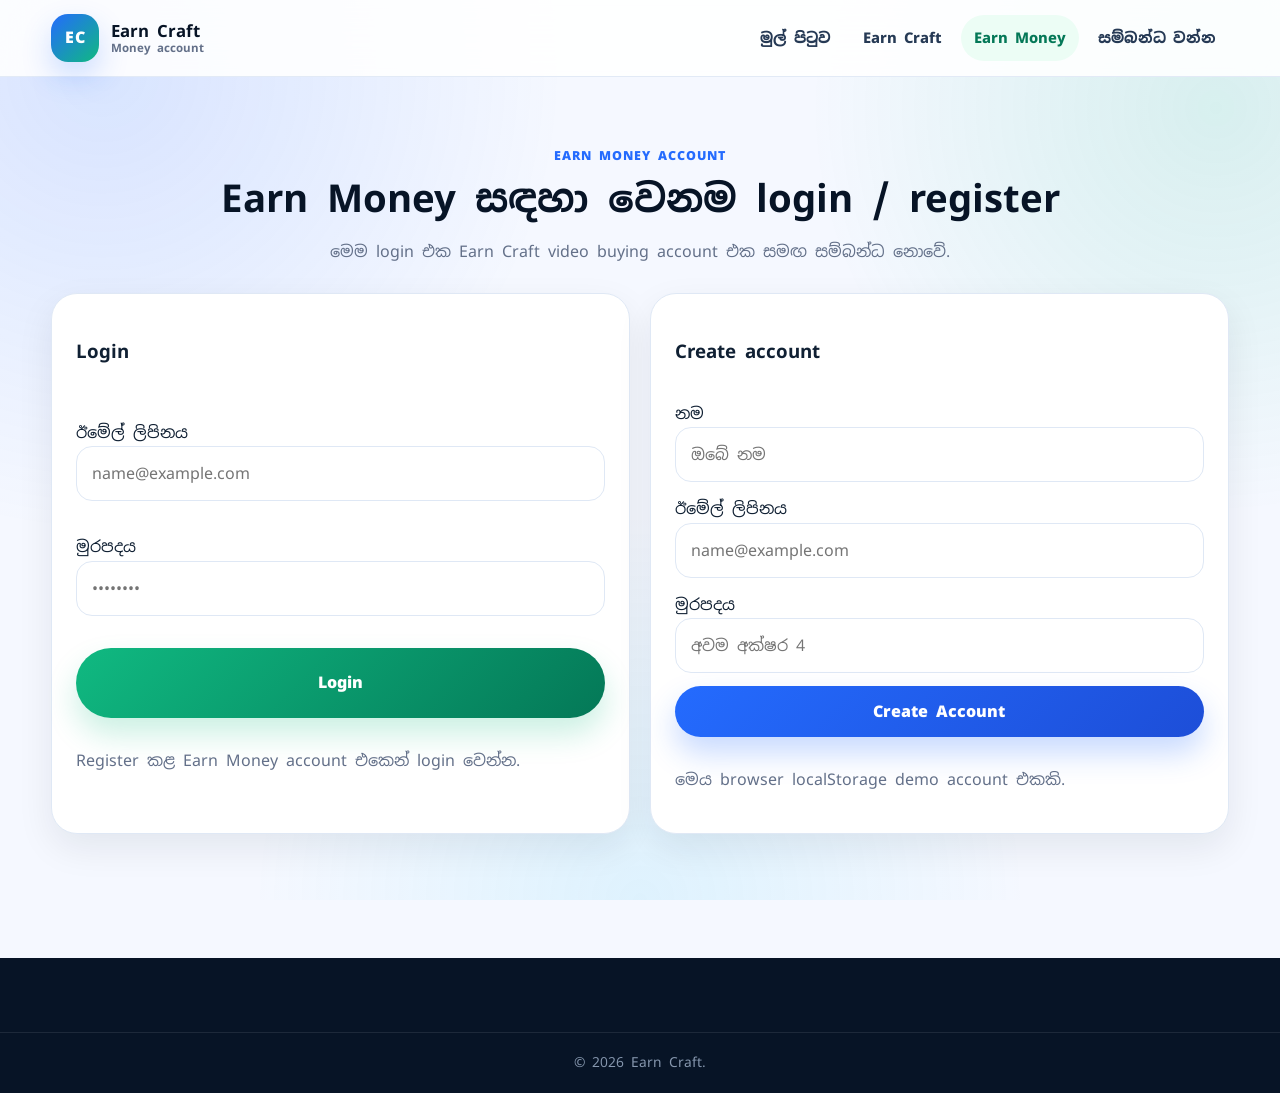
<file: money-login.html>
<!DOCTYPE html><html lang="si"><head><meta charset="UTF-8"><meta name="viewport" content="width=device-width, initial-scale=1.0, viewport-fit=cover"><title>Earn Money Login</title><link rel="preconnect" href="https://fonts.googleapis.com"><link rel="preconnect" href="https://fonts.gstatic.com" crossorigin><link href="https://fonts.googleapis.com/css2?family=Noto+Sans+Sinhala:wght@400;500;600;700;800;900&display=swap" rel="stylesheet"><link rel="stylesheet" href="assets/css/style.css"></head><body><header class="topbar"><nav class="nav container"><a class="brand" href="index.html"><span class="brand-logo">EC</span><span class="brand-copy"><b>Earn Craft</b><small>Money account</small></span></a><button class="menu-toggle" id="menuToggle" aria-label="Menu"><span></span><span></span><span></span></button><div class="nav-menu" id="navMenu"><a href="index.html">මුල් පිටුව</a><a href="earn-craft.html">Earn Craft</a><a class="money-link" href="earn-money.html">Earn Money</a><a href="contact.html">සම්බන්ධ වන්න</a></div></nav></header><main class="section"><div class="container"><div class="section-head center"><span>Earn Money account</span><h2>Earn Money සඳහා වෙනම login / register</h2><p>මෙම login එක Earn Craft video buying account එක සමඟ සම්බන්ධ නොවේ.</p></div><div class="auth-grid"><form class="form-card form-grid" id="moneyLoginForm"><h3>Login</h3><label>ඊමේල් ලිපිනය<input id="moneyLoginEmail" type="email" required placeholder="name@example.com"></label><label>මුරපදය<input id="moneyLoginPassword" type="password" required placeholder="••••••••"></label><button class="btn btn-money full">Login</button><p class="muted">Register කළ Earn Money account එකෙන් login වෙන්න.</p></form><form class="form-card form-grid" id="moneyRegisterForm"><h3>Create account</h3><label>නම<input id="moneyName" required placeholder="ඔබේ නම"></label><label>ඊමේල් ලිපිනය<input id="moneyEmail" type="email" required placeholder="name@example.com"></label><label>මුරපදය<input id="moneyPassword" type="password" required minlength="4" placeholder="අවම අක්ෂර 4"></label><button class="btn btn-primary full">Create Account</button><p class="muted">මෙය browser localStorage demo account එකකි.</p></form></div><div id="moneyAuthMessage"></div></div></main><footer class="footer"><div class="copyright">© 2026 Earn Craft.</div></footer><script src="assets/js/app.js"></script></body></html>
</file>
<file: assets/css/style.css>
:root{
  --bg:#f5f8ff; --surface:#ffffff; --ink:#102033; --muted:#637089; --line:#dfe8f5;
  --navy:#071426; --navy2:#102a4c; --blue:#246bfe; --cyan:#22c6f2; --green:#10b981; --gold:#f6b52d; --danger:#ef4444;
  --craft:#2563eb; --money:#10b981; --glass:rgba(255,255,255,.12); --shadow:0 24px 70px rgba(8,22,43,.13); --soft-shadow:0 14px 36px rgba(8,22,43,.08);
  --radius:26px; --radius2:18px;
}
*{box-sizing:border-box} html{scroll-behavior:smooth} body{margin:0;font-family:'Noto Sans Sinhala',system-ui,-apple-system,Segoe UI,sans-serif;background:var(--bg);color:var(--ink);line-height:1.7;overflow-x:hidden} body:before{content:"";position:fixed;inset:0;background:radial-gradient(circle at 8% 8%,rgba(36,107,254,.14),transparent 32%),radial-gradient(circle at 95% 12%,rgba(16,185,129,.13),transparent 28%),radial-gradient(circle at 50% 100%,rgba(34,198,242,.11),transparent 35%);pointer-events:none;z-index:-1} a{text-decoration:none;color:inherit} button,input,textarea,select{font:inherit} input,textarea,select{width:100%;border:1px solid var(--line);border-radius:16px;padding:13px 15px;background:#fff;color:var(--ink);outline:none;transition:.2s} input:focus,textarea:focus,select:focus{border-color:var(--blue);box-shadow:0 0 0 4px rgba(36,107,254,.12)} textarea{min-height:130px;resize:vertical}.container{width:min(1180px,92%);margin-inline:auto}.hide{display:none!important}.show{display:block!important}.page-pad{padding-top:46px}.section{padding:64px 0}.section.small{padding:42px 0}.center{text-align:center}.muted{color:var(--muted)}
.topbar{position:sticky;top:0;z-index:80;background:rgba(255,255,255,.88);backdrop-filter:blur(18px);border-bottom:1px solid rgba(223,232,245,.88)} .nav{min-height:76px;display:flex;align-items:center;justify-content:space-between;gap:18px}.brand{display:flex;align-items:center;gap:12px;min-width:max-content}.brand-logo{width:48px;height:48px;border-radius:17px;background:linear-gradient(135deg,var(--blue),var(--green));color:white;display:grid;place-items:center;font-weight:900;letter-spacing:.5px;box-shadow:0 14px 30px rgba(36,107,254,.22)}.brand-copy{display:flex;flex-direction:column;line-height:1.15}.brand-copy b{font-size:1.05rem;color:var(--navy)}.brand-copy small{font-size:.72rem;color:var(--muted);font-weight:700}.nav-menu{display:flex;align-items:center;gap:6px}.nav-menu a{padding:10px 13px;border-radius:999px;font-weight:800;font-size:.92rem;color:#263a55;transition:.2s}.nav-menu a:hover,.nav-menu a.active{background:#eaf3ff;color:#0b55d9}.nav-menu .money-link{background:#ecfdf5;color:#047857}.nav-menu .admin-link{background:var(--navy);color:#fff}.menu-toggle{display:none;border:0;background:#eff6ff;width:46px;height:46px;border-radius:15px;align-items:center;justify-content:center;flex-direction:column;gap:5px;cursor:pointer}.menu-toggle span{width:21px;height:2px;border-radius:99px;background:var(--navy);transition:.25s}.menu-toggle.open span:nth-child(1){transform:translateY(7px) rotate(45deg)}.menu-toggle.open span:nth-child(2){opacity:0}.menu-toggle.open span:nth-child(3){transform:translateY(-7px) rotate(-45deg)}
.hero{position:relative;overflow:hidden;background:linear-gradient(135deg,#071426 0%,#102a4c 56%,#062c28 100%);color:white;padding:74px 0}.hero:after{content:"";position:absolute;width:620px;height:620px;border-radius:50%;right:-260px;top:-220px;background:radial-gradient(circle,rgba(34,198,242,.32),transparent 64%);pointer-events:none}.hero-grid{position:relative;z-index:2;display:grid;grid-template-columns:1.06fr .94fr;gap:36px;align-items:center}.eyebrow{display:inline-flex;align-items:center;gap:8px;border:1px solid rgba(255,255,255,.16);background:rgba(255,255,255,.10);padding:8px 13px;border-radius:999px;color:#defcff;font-weight:900;font-size:.88rem}.eyebrow:before{content:"";width:9px;height:9px;border-radius:50%;background:var(--green);box-shadow:0 0 0 6px rgba(16,185,129,.15)}.hero h1{font-size:clamp(2.05rem,5vw,4.45rem);line-height:1.08;margin:18px 0 18px;letter-spacing:-.045em}.hero h1 span{background:linear-gradient(90deg,#fff,#a7f3d0,#93c5fd);-webkit-background-clip:text;color:transparent}.hero p{color:#d4e3f7;font-size:1.04rem;max-width:750px}.hero-actions,.actions,.card-actions{display:flex;flex-wrap:wrap;gap:12px;margin-top:24px}.trust-row{display:flex;flex-wrap:wrap;gap:10px;margin-top:24px}.trust-row span{border:1px solid rgba(255,255,255,.14);background:rgba(255,255,255,.09);padding:8px 12px;border-radius:999px;color:#e6f7ff;font-weight:800;font-size:.86rem}.hero-board{background:rgba(255,255,255,.10);border:1px solid rgba(255,255,255,.16);box-shadow:0 30px 90px rgba(0,0,0,.27);border-radius:32px;padding:20px;backdrop-filter:blur(18px);transform:rotate(1deg)}.board-head{display:flex;justify-content:space-between;align-items:center;margin-bottom:15px}.board-head small{color:#bcd2e9;font-weight:800}.board-head b{display:block;font-size:1.2rem}.live{background:#dcfce7;color:#166534;padding:7px 10px;border-radius:999px;font-weight:900;font-size:.75rem}.metric-grid{display:grid;grid-template-columns:repeat(3,1fr);gap:10px}.metric{background:rgba(255,255,255,.12);border:1px solid rgba(255,255,255,.16);border-radius:20px;padding:15px}.metric b{font-size:1.45rem}.metric span{display:block;color:#dbeafe;font-size:.78rem}.module-tile{margin-top:12px;display:flex;gap:12px;align-items:center;background:white;color:var(--navy);border-radius:22px;padding:14px;box-shadow:0 18px 40px rgba(0,0,0,.16)}.module-tile.money{background:#ecfdf5}.module-tile .icon{width:44px;height:44px;border-radius:16px;display:grid;place-items:center;background:#eaf3ff;font-size:1.2rem}.module-tile.money .icon{background:#d1fae5}.module-tile small{display:block;color:var(--muted);line-height:1.4}.floating-note{position:absolute;right:8%;bottom:34px;z-index:3;background:#fff;color:var(--navy);box-shadow:var(--shadow);border-radius:20px;padding:13px 16px;font-weight:900;display:flex;gap:10px;align-items:center;animation:floaty 4s ease-in-out infinite}@keyframes floaty{50%{transform:translateY(-10px)}}
.btn{border:0;display:inline-flex;align-items:center;justify-content:center;gap:8px;border-radius:999px;padding:12px 18px;font-weight:900;cursor:pointer;transition:.22s;min-height:46px;white-space:nowrap;box-shadow:none}.btn:hover{transform:translateY(-2px)}.btn-primary{background:linear-gradient(135deg,var(--blue),#1d4ed8);color:#fff;box-shadow:0 16px 30px rgba(36,107,254,.25)}.btn-money{background:linear-gradient(135deg,var(--green),#047857);color:#fff;box-shadow:0 16px 30px rgba(16,185,129,.22)}.btn-dark{background:linear-gradient(135deg,var(--navy),var(--navy2));color:#fff}.btn-gold{background:linear-gradient(135deg,#f6b52d,#f59e0b);color:#2b1c00}.btn-soft{background:#eef5ff;color:#0b55d9}.btn-white{background:#fff;color:var(--navy)}.btn-danger{background:#fee2e2;color:#b91c1c}.btn-ghost{background:transparent;border:1px solid var(--line);color:var(--ink)}.btn.small{padding:8px 12px;min-height:36px;font-size:.82rem}.btn.full{width:100%}.btn[disabled]{opacity:.55;cursor:not-allowed;transform:none}.section-head{margin-bottom:28px}.section-head span{font-weight:900;color:var(--blue);text-transform:uppercase;letter-spacing:.08em;font-size:.78rem}.section-head h2{font-size:clamp(1.65rem,3vw,2.6rem);line-height:1.18;margin:8px 0;color:var(--navy)}.section-head p{max-width:760px;margin-inline:auto;color:var(--muted)}.grid-2{display:grid;grid-template-columns:repeat(2,1fr);gap:22px}.grid-3{display:grid;grid-template-columns:repeat(3,1fr);gap:18px}.grid-4{display:grid;grid-template-columns:repeat(4,1fr);gap:16px}.card{background:var(--surface);border:1px solid var(--line);border-radius:var(--radius);padding:24px;box-shadow:var(--soft-shadow);position:relative;overflow:hidden}.card:before{content:"";position:absolute;inset:0;background:linear-gradient(145deg,rgba(36,107,254,.06),transparent 38%);pointer-events:none}.card>*{position:relative}.path-card{min-height:310px}.path-card.money:before{background:linear-gradient(145deg,rgba(16,185,129,.12),transparent 42%)}.path-icon{width:62px;height:62px;border-radius:22px;display:grid;place-items:center;background:#eaf3ff;font-size:1.7rem;margin-bottom:14px}.money .path-icon{background:#d1fae5}.check-list{list-style:none;padding:0;margin:16px 0}.check-list li{display:flex;gap:8px;margin:8px 0;color:#334155}.check-list li:before{content:"✓";color:var(--green);font-weight:900}.mini-banner{background:linear-gradient(135deg,#fff,#eef6ff);border:1px solid var(--line);border-radius:30px;padding:28px;box-shadow:var(--soft-shadow);display:flex;justify-content:space-between;gap:18px;align-items:center}.mini-banner.dark{background:linear-gradient(135deg,var(--navy),var(--navy2));color:#fff}.mini-banner.dark p{color:#d6e5f7}.info-strip{display:grid;grid-template-columns:repeat(4,1fr);gap:12px}.info-pill{background:#fff;border:1px solid var(--line);border-radius:20px;padding:16px;box-shadow:var(--soft-shadow)}.info-pill b{display:block;font-size:1.5rem;color:var(--navy)}.video-grid,.job-grid{display:grid;grid-template-columns:repeat(3,1fr);gap:18px}.video-card,.job-card{background:#fff;border:1px solid var(--line);border-radius:24px;padding:18px;box-shadow:var(--soft-shadow);display:flex;flex-direction:column;gap:12px}.thumb{height:150px;border-radius:20px;display:flex;align-items:flex-end;padding:18px;background:linear-gradient(135deg,#173b78,#246bfe 55%,#22c6f2);color:white;position:relative;overflow:hidden}.thumb:before{content:"";position:absolute;width:170px;height:170px;border-radius:50%;right:-58px;top:-58px;background:rgba(255,255,255,.18)}.thumb.money{background:linear-gradient(135deg,#064e3b,#10b981 58%,#7dd3fc)}.thumb strong{position:relative;font-size:1.05rem}.price{display:inline-flex;align-self:flex-start;padding:7px 11px;border-radius:999px;background:#fff7ed;color:#9a3412;font-weight:900;font-size:.84rem}.status{display:inline-flex;align-self:flex-start;padding:7px 11px;border-radius:999px;font-weight:900;font-size:.8rem;background:#fef3c7;color:#92400e}.status.approved{background:#dcfce7;color:#166534}.status.rejected{background:#fee2e2;color:#b91c1c}.status.pending{background:#fef3c7;color:#92400e}.locked-box{background:#f8fbff;border:1px dashed #bfd4ee;border-radius:22px;padding:20px;color:var(--muted)}.dashboard{display:none}.dashboard.show{display:block}.account-hero{background:linear-gradient(135deg,#071426,#103463);border-radius:34px;color:white;padding:38px;display:grid;grid-template-columns:1fr .9fr;gap:24px;align-items:center;box-shadow:var(--shadow)}.account-hero.money{background:linear-gradient(135deg,#052e28,#047857)}.account-hero p{color:#d8e8fb}.auth-grid{display:grid;grid-template-columns:repeat(2,1fr);gap:20px}.form-card{background:#fff;border:1px solid var(--line);border-radius:26px;padding:24px;box-shadow:var(--soft-shadow)}.form-grid{display:grid;gap:13px}.message{margin-top:12px;border-radius:14px;padding:10px 12px;font-weight:800}.message.ok{background:#dcfce7;color:#166534}.message.error{background:#fee2e2;color:#991b1b}.list{display:grid;gap:12px}.list-item{background:#fff;border:1px solid var(--line);border-radius:20px;padding:14px;display:flex;align-items:center;justify-content:space-between;gap:14px;box-shadow:var(--soft-shadow)}.list-item h4{margin:0 0 4px}.list-item p{margin:3px 0;color:var(--muted)}.list-actions{display:flex;gap:8px;flex-wrap:wrap;justify-content:flex-end}.tabs{display:flex;gap:8px;flex-wrap:wrap;margin:20px 0}.tab-btn{border:0;border-radius:999px;padding:11px 15px;background:#eef5ff;color:#0b55d9;font-weight:900;cursor:pointer}.tab-btn.active{background:var(--navy);color:#fff}.admin-section{display:none}.admin-section.active{display:block}.admin-layout{display:grid;grid-template-columns:280px 1fr;gap:22px}.admin-side{position:sticky;top:96px;align-self:start;background:#fff;border:1px solid var(--line);border-radius:26px;padding:16px;box-shadow:var(--soft-shadow)}.admin-side .tab-btn{width:100%;justify-content:flex-start;text-align:left;margin:4px 0}.stat-grid{display:grid;grid-template-columns:repeat(4,1fr);gap:14px}.stat-card{background:#fff;border:1px solid var(--line);border-radius:22px;padding:18px;box-shadow:var(--soft-shadow)}.stat-card b{display:block;font-size:2rem;color:var(--navy)}.stat-card span{color:var(--muted);font-weight:800}.admin-tools{display:grid;grid-template-columns:1fr 1fr;gap:18px}.contact-grid{display:grid;grid-template-columns:.9fr 1.1fr;gap:22px}.faq{display:grid;gap:12px}.faq details{background:#fff;border:1px solid var(--line);border-radius:20px;padding:16px;box-shadow:var(--soft-shadow)}.faq summary{font-weight:900;color:var(--navy);cursor:pointer}.footer{background:#071426;color:#d6e5f7;margin-top:60px;padding:48px 0 18px}.footer-grid{display:grid;grid-template-columns:1.4fr .7fr .7fr .8fr;gap:28px}.footer h4{margin:0 0 12px;color:white}.footer a,.footer p{display:block;color:#b7c7dc;margin:7px 0}.footer .brand-copy b{color:white}.footer .brand-copy small{color:#b7c7dc}.copyright{text-align:center;color:#8798af;border-top:1px solid rgba(255,255,255,.09);margin-top:26px;padding-top:18px;font-size:.86rem}.chat-button{position:fixed;right:20px;bottom:20px;z-index:90;width:58px;height:58px;border-radius:20px;border:0;background:linear-gradient(135deg,var(--blue),var(--green));color:white;font-size:1.45rem;box-shadow:0 18px 40px rgba(36,107,254,.28);cursor:pointer}.chat-panel{position:fixed;right:20px;bottom:90px;z-index:95;width:min(380px,calc(100vw - 32px));height:520px;background:#fff;border:1px solid var(--line);border-radius:26px;box-shadow:var(--shadow);display:none;overflow:hidden}.chat-panel.show{display:grid;grid-template-rows:auto 1fr auto}.chat-header{background:linear-gradient(135deg,var(--navy),var(--navy2));color:white;padding:16px;display:flex;justify-content:space-between;align-items:center}.chat-header small{display:block;color:#bcd2e9}.chat-header button{border:0;background:rgba(255,255,255,.12);color:white;width:34px;height:34px;border-radius:12px;font-size:1.3rem;cursor:pointer}.chat-body{padding:15px;overflow:auto;background:#f8fbff}.bot-bubble,.user-bubble{max-width:84%;padding:11px 13px;border-radius:17px;margin:8px 0}.bot-bubble{background:#fff;border:1px solid var(--line);color:var(--ink)}.user-bubble{background:var(--blue);color:white;margin-left:auto}.chat-form{display:grid;grid-template-columns:1fr auto;gap:8px;padding:12px;background:#fff;border-top:1px solid var(--line)}.chat-form button{border:0;border-radius:14px;background:var(--navy);color:white;font-weight:900;padding:0 14px;cursor:pointer}.empty{padding:22px;text-align:center;color:var(--muted);background:#fff;border:1px dashed #cbd5e1;border-radius:20px}.table-like{display:grid;gap:10px}.roadmap{position:relative;display:grid;gap:14px}.road-step{display:grid;grid-template-columns:52px 1fr;gap:14px;align-items:start;background:#fff;border:1px solid var(--line);border-radius:22px;padding:18px;box-shadow:var(--soft-shadow)}.road-step b{width:52px;height:52px;border-radius:18px;background:#eaf3ff;color:#0b55d9;display:grid;place-items:center}.road-step h3{margin:0}.road-step p{margin:4px 0 0;color:var(--muted)}
@media(max-width:980px){.hero-grid,.account-hero,.grid-2,.contact-grid,.admin-layout,.admin-tools{grid-template-columns:1fr}.grid-3,.video-grid,.job-grid{grid-template-columns:repeat(2,1fr)}.grid-4,.stat-grid,.info-strip{grid-template-columns:repeat(2,1fr)}.floating-note{display:none}.admin-side{position:static}.nav-menu{position:fixed;left:4%;right:4%;top:84px;background:#fff;border:1px solid var(--line);border-radius:24px;box-shadow:var(--shadow);padding:14px;display:none;flex-direction:column;align-items:stretch}.nav-menu.show{display:flex}.nav-menu a{text-align:center}.menu-toggle{display:flex}.hero{padding:56px 0}.hero-board{transform:none}.footer-grid{grid-template-columns:1fr 1fr}}
@media(max-width:640px){.container{width:min(100% - 28px,1180px)}.hero h1{font-size:2.15rem}.hero-actions,.actions,.card-actions{flex-direction:column}.btn{width:100%}.metric-grid,.grid-3,.video-grid,.job-grid,.grid-4,.stat-grid,.info-strip,.auth-grid,.footer-grid{grid-template-columns:1fr}.mini-banner{flex-direction:column;align-items:stretch}.list-item{align-items:flex-start;flex-direction:column}.list-actions{justify-content:flex-start}.account-hero{padding:24px;border-radius:26px}.card{padding:20px}.chat-panel{right:14px;bottom:84px;height:500px}.nav{min-height:70px}.brand-copy small{display:none}}


/* ==============================
   Mobile-first refinement pack
   Added for easier phone usage
   ============================== */
:root{--safe-bottom:env(safe-area-inset-bottom,0px)}
html{-webkit-text-size-adjust:100%;text-size-adjust:100%}
body{min-width:320px}
img,svg,video{max-width:100%;height:auto}
button,.btn,a,input,textarea,select{-webkit-tap-highlight-color:transparent}
input,textarea,select{font-size:16px}
.nav-menu a,.btn,.tab-btn{touch-action:manipulation}
.mobile-quickbar{display:none}
.skip-mobile{position:absolute;left:-999px;top:auto;width:1px;height:1px;overflow:hidden}
.skip-mobile:focus{left:14px;top:14px;width:auto;height:auto;z-index:999;background:#fff;color:#071426;border-radius:14px;padding:10px 14px;box-shadow:var(--shadow);font-weight:900}

@media(max-width:760px){
  body{padding-bottom:calc(76px + var(--safe-bottom));background:#f7fbff}
  .container{width:min(100% - 24px,1180px)}
  .section{padding:42px 0}.section.small{padding:28px 0}
  .topbar{background:rgba(255,255,255,.96)}
  .nav{min-height:64px;gap:10px}
  .brand{gap:10px;min-width:0}.brand-logo{width:42px;height:42px;border-radius:15px;font-size:.9rem}.brand-copy{min-width:0}.brand-copy b{font-size:.96rem;white-space:nowrap}.brand-copy small{display:none!important}
  .menu-toggle{display:flex;width:46px;height:46px;border-radius:16px;background:#eef6ff;flex:0 0 46px}
  .nav-menu{position:fixed;left:12px;right:12px;top:72px;max-height:calc(100dvh - 92px);overflow:auto;overscroll-behavior:contain;background:rgba(255,255,255,.98);border:1px solid rgba(223,232,245,.98);border-radius:28px;box-shadow:0 24px 70px rgba(8,22,43,.22);padding:12px;display:none;flex-direction:column;align-items:stretch;gap:8px;animation:mobileDrop .18s ease-out;z-index:120}
  .nav-menu.show{display:flex}.nav-menu a{min-height:48px;border-radius:18px;display:flex;align-items:center;justify-content:center;font-size:.94rem;background:#f8fbff;border:1px solid #eef4fb}.nav-menu a.active{background:#eaf3ff}.nav-menu .money-link{background:#ecfdf5}.nav-menu .admin-link{background:#071426;color:#fff;border-color:#071426}
  @keyframes mobileDrop{from{opacity:0;transform:translateY(-8px) scale(.98)}to{opacity:1;transform:none}}

  .hero{padding:38px 0 54px;border-radius:0 0 30px 30px}.hero-grid{grid-template-columns:1fr;gap:22px;text-align:left}.hero h1{font-size:clamp(2rem,10.5vw,3rem);letter-spacing:-.035em;line-height:1.13}.hero p{font-size:.98rem;line-height:1.72}.eyebrow{font-size:.76rem;padding:7px 11px;max-width:100%;white-space:normal}.hero-actions,.actions,.card-actions{display:grid;grid-template-columns:1fr;gap:10px;margin-top:18px}.btn{width:100%;min-height:52px;border-radius:18px;padding:13px 16px;font-size:.95rem}.btn.small{width:auto;min-height:42px;border-radius:14px}.trust-row{gap:8px}.trust-row span{font-size:.76rem;padding:7px 10px}.floating-note{display:none!important}
  .hero-board{border-radius:26px;padding:14px;transform:none;margin-top:2px}.board-head{margin-bottom:10px}.metric-grid{grid-template-columns:repeat(3,1fr)!important;gap:8px}.metric{padding:11px 6px;text-align:center;border-radius:16px}.metric b{font-size:1.12rem}.metric span{font-size:.66rem;line-height:1.2}.module-tile{padding:12px;border-radius:18px;gap:10px}.module-tile .icon{width:40px;height:40px;border-radius:14px;flex:0 0 40px}.module-tile strong{font-size:.93rem}.module-tile small{font-size:.76rem}

  .section-head{margin-bottom:20px}.section-head span{font-size:.72rem}.section-head h2{font-size:1.55rem;line-height:1.28}.section-head p{font-size:.95rem;text-align:left}.section-head.center{text-align:left}.grid-2,.grid-3,.grid-4,.video-grid,.job-grid,.auth-grid,.contact-grid,.admin-tools,.admin-layout,.stat-grid,.info-strip,.footer-grid{grid-template-columns:1fr!important;gap:14px}.card,.form-card,.video-card,.job-card,.faq details,.road-step{border-radius:22px;padding:18px}.path-card{min-height:auto}.path-icon{width:54px;height:54px;border-radius:18px}.thumb{height:124px;border-radius:18px;padding:14px}.thumb strong{font-size:1rem}.price,.status{font-size:.78rem;padding:6px 10px}.check-list li{font-size:.92rem}.mini-banner{border-radius:24px;padding:20px;display:grid;grid-template-columns:1fr;align-items:stretch}.mini-banner h3{margin-top:0}.info-pill{border-radius:18px;padding:14px}.info-pill b{font-size:1.25rem}

  .account-hero{padding:22px;border-radius:26px;grid-template-columns:1fr}.account-hero h2,.account-hero h3{margin-top:0}.list-item{border-radius:18px;align-items:stretch;flex-direction:column;padding:14px}.list-actions{display:grid;grid-template-columns:1fr 1fr;gap:8px;width:100%}.list-actions .btn{width:100%}.locked-box{border-radius:20px;padding:16px}.form-grid{gap:12px}.form-card h3,.form-card h2{margin-top:0}label{font-weight:800;color:#263a55}textarea{min-height:112px}.message{font-size:.9rem}

  .admin-side{position:sticky;top:64px;z-index:40;border-radius:0;background:rgba(247,251,255,.97);border:0;border-bottom:1px solid var(--line);margin:0 -12px 14px;padding:10px 12px;display:flex;gap:8px;overflow-x:auto;box-shadow:0 10px 28px rgba(8,22,43,.08);scrollbar-width:none}.admin-side::-webkit-scrollbar{display:none}.admin-side .tab-btn{width:max-content;white-space:nowrap;margin:0;flex:0 0 auto;min-height:44px}.stat-card{border-radius:18px;padding:16px}.stat-card b{font-size:1.55rem}.admin-section .grid-2{gap:16px}.table-like{overflow:auto}

  .chat-button{right:16px;bottom:calc(88px + var(--safe-bottom));width:56px;height:56px;border-radius:19px;box-shadow:0 18px 40px rgba(8,22,43,.24)}.chat-panel{left:12px;right:12px;width:auto;bottom:calc(154px + var(--safe-bottom));height:min(68dvh,520px);border-radius:24px}.chat-form{grid-template-columns:1fr 58px}.chat-form input{min-height:48px}.chat-form button{border-radius:14px;padding:0;font-size:.88rem}.bot-bubble,.user-bubble{max-width:92%;font-size:.93rem}.footer{margin-top:36px;padding:36px 0 calc(94px + var(--safe-bottom))}.footer .brand{align-items:flex-start}.copyright{font-size:.78rem}.road-step{grid-template-columns:44px 1fr;gap:12px}.road-step b{width:44px;height:44px;border-radius:15px}.road-step h3{font-size:1rem}

  .mobile-quickbar{position:fixed;left:10px;right:10px;bottom:calc(10px + var(--safe-bottom));z-index:88;display:grid;grid-template-columns:repeat(4,1fr);gap:6px;background:rgba(255,255,255,.96);border:1px solid rgba(223,232,245,.98);box-shadow:0 18px 60px rgba(8,22,43,.18);backdrop-filter:blur(16px);border-radius:24px;padding:8px}.mobile-quickbar a{min-height:54px;border-radius:18px;display:grid;place-items:center;text-align:center;font-size:.68rem;font-weight:900;color:#41516a}.mobile-quickbar a span{display:block;font-size:1.12rem;line-height:1}.mobile-quickbar a.active{background:#eaf3ff;color:#0b55d9}.mobile-quickbar a.money.active{background:#ecfdf5;color:#047857}.mobile-quickbar a.admin.active{background:#071426;color:#fff}.mobile-quickbar a:active{transform:scale(.96)}
}

@media(max-width:390px){
  .container{width:min(100% - 20px,1180px)}.hero h1{font-size:1.86rem}.hero p{font-size:.93rem}.btn{font-size:.9rem}.mobile-quickbar{left:6px;right:6px;border-radius:20px}.mobile-quickbar a{font-size:.62rem;min-height:50px}.metric span{font-size:.6rem}.module-tile small{font-size:.72rem}
}
</file>
